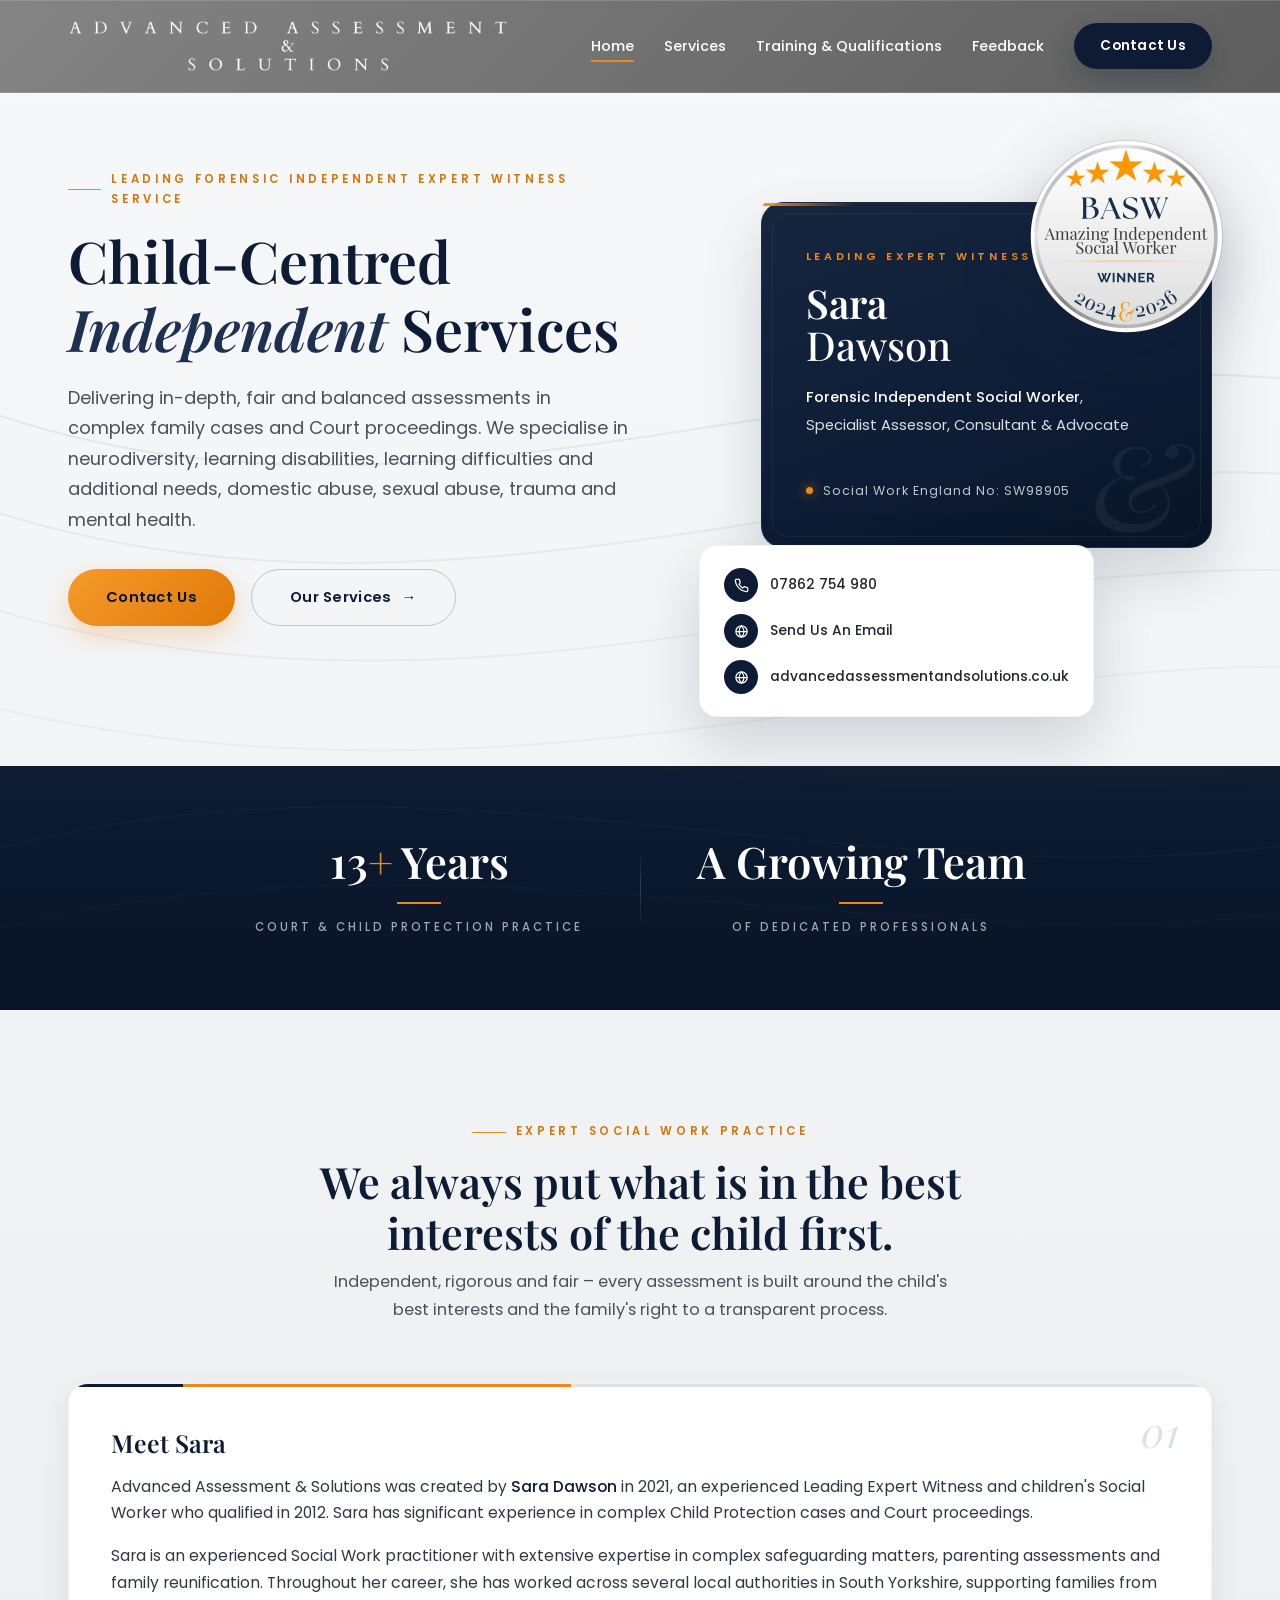
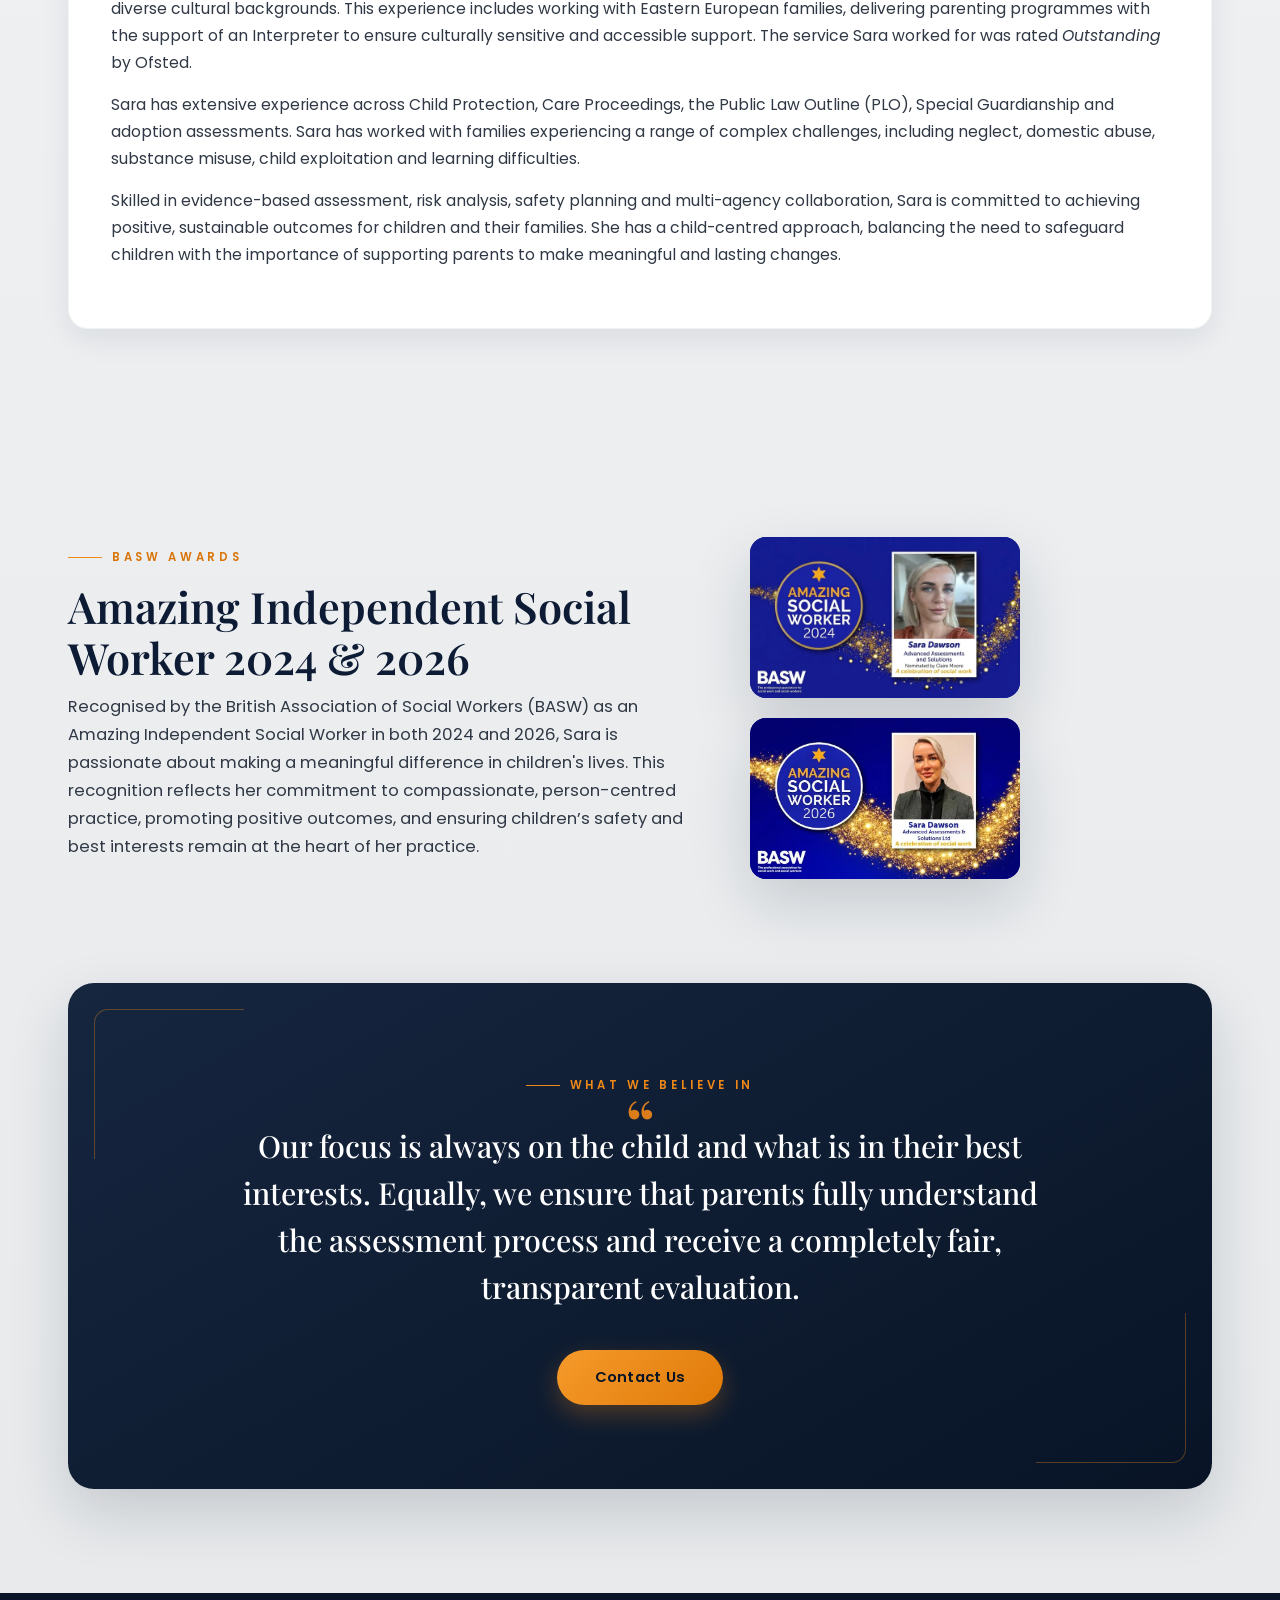
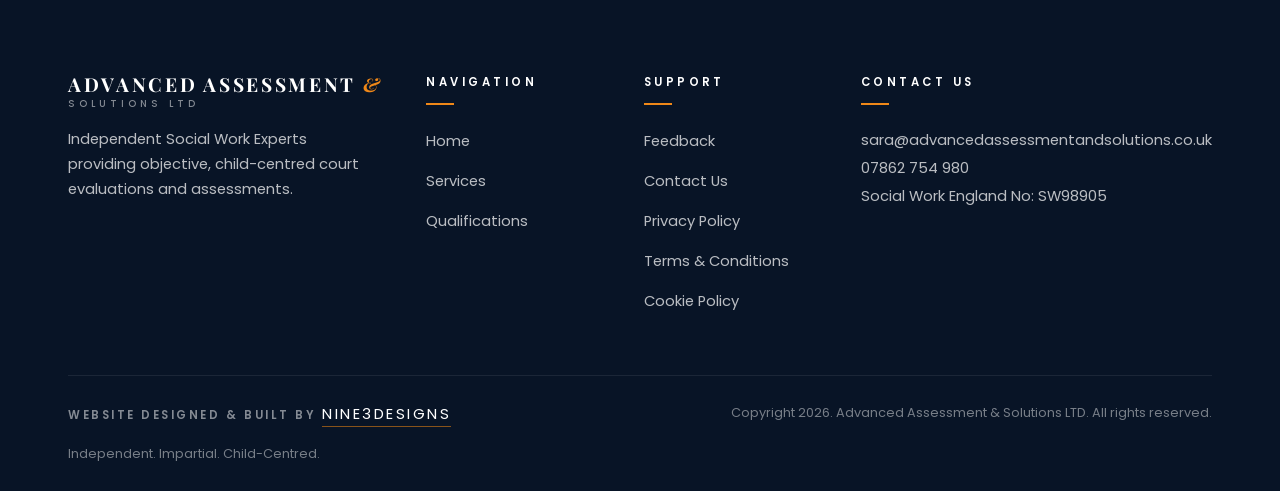
<file: index.html>
<!DOCTYPE html>
<html lang="en-GB">
<head>
<meta charset="UTF-8">
<meta name="viewport" content="width=device-width, initial-scale=1.0">
<title>Advanced Assessment &amp; Solutions LTD | Independent Social Work Experts</title>
<meta name="description" content="Independent expert witness practice delivering child-centred court assessments, safeguarding, risk and carer assessments across the UK.">
<link rel="icon" href="data:image/svg+xml,%3Csvg xmlns='http://www.w3.org/2000/svg' viewBox='0 0 64 64'%3E%3Ccircle cx='32' cy='32' r='30' fill='%230d1c34'/%3E%3Ctext x='32' y='42' font-family='Georgia' font-size='26' fill='%23f08818' text-anchor='middle'%3EA%3C/text%3E%3C/svg%3E">
<link rel="preconnect" href="https://fonts.googleapis.com">
<link rel="preconnect" href="https://fonts.gstatic.com" crossorigin>
<link href="https://fonts.googleapis.com/css2?family=Playfair+Display:ital,wght@0,500;0,600;0,700;1,500;1,600&family=Poppins:wght@300;400;500;600&display=swap" rel="stylesheet">
<link rel="stylesheet" href="assets/css/style.css">
</head>
<body>

<!-- ================= HEADER ================= -->
<header class="header" id="header">
  <div class="container nav-container">
    <a href="index.html" class="brand-logo" aria-label="Advanced Assessment &amp; Solutions Ltd – Home">
      <img src="assets/images/logo-nav.png" alt="Advanced Assessment & Solutions Ltd">
    </a>
    <ul class="nav-links" id="navLinks">
      <li><a href="index.html" class="active">Home</a></li>
      <li><a href="services.html">Services</a></li>
      <li><a href="training.html">Training &amp; Qualifications</a></li>
      <li><a href="feedback.html">Feedback</a></li>
      <li><a href="contact.html" class="btn btn-navy">Contact Us</a></li>
    </ul>
    <button class="nav-toggle" id="navToggle" aria-label="Toggle navigation" aria-expanded="false">
      <span></span><span></span><span></span>
    </button>
  </div>
</header>

<!-- ================= HERO ================= -->
<section class="hero">
  <svg class="hero-contours" viewBox="0 0 1440 320" preserveAspectRatio="none" aria-hidden="true">
    <g fill="none" stroke="#0d1c34" stroke-width="1">
      <path d="M0,120 C240,200 480,60 720,110 C960,160 1200,40 1440,90" opacity=".07"/>
      <path d="M0,170 C260,250 500,110 740,160 C980,210 1220,90 1440,140" opacity=".06"/>
      <path d="M0,220 C280,300 520,160 760,210 C1000,260 1240,140 1440,190" opacity=".05"/>
      <path d="M0,270 C300,340 540,210 780,260 C1020,300 1260,190 1440,240" opacity=".04"/>
    </g>
  </svg>
  <div class="container hero-grid">
    <div class="hero-copy">
      <span class="kicker">Leading Forensic Independent Expert Witness Service</span>
      <h1>Child-Centred <em>Independent</em> Services</h1>
      <p class="lead">Delivering in-depth, fair and balanced assessments in complex family cases and Court proceedings. We specialise in neurodiversity, learning disabilities, learning difficulties and additional needs, domestic abuse, sexual abuse, trauma and mental health.</p>
      <div class="hero-ctas">
        <a href="contact.html" class="btn btn-primary">Contact Us</a>
        <a href="services.html" class="btn btn-ghost">Our Services <span class="arrow">&rarr;</span></a>
      </div>
   
      
    </div>

    <div class="hero-visual">
      <div class="medallion">
        <img src="assets/images/basw-medallion.webp" width="200" height="200" alt="BASW Amazing Independent Social Worker Winner 2024 &amp; 2026">
      </div>

      <div class="cred-panel">
        <span class="cred-role">Leading Expert Witness</span>
        <div class="cred-name">Sara <span>Dawson</span></div>
        <span class="cred-mark" aria-hidden="true">&amp;</span>
        <div class="cred-lines">
          <b>Forensic Independent Social Worker</b>,<br>Specialist Assessor, Consultant &amp; Advocate
        </div>
        <div class="cred-divider"></div>
        <span class="cred-reg"><span class="dot"></span> Social Work England No: SW98905</span>
      </div>
<BR><BR><BR>
      <div class="contact-card">
        <a class="pill" href="tel:07862754980">
          <span class="icon"><svg viewBox="0 0 24 24" fill="none" stroke="currentColor" stroke-width="2"><path d="M22 16.9v3a2 2 0 0 1-2.2 2 19.8 19.8 0 0 1-8.6-3.1 19.5 19.5 0 0 1-6-6A19.8 19.8 0 0 1 2.1 4.2 2 2 0 0 1 4.1 2h3a2 2 0 0 1 2 1.7c.13.96.36 1.9.7 2.8a2 2 0 0 1-.45 2.1L8.1 9.9a16 16 0 0 0 6 6l1.3-1.3a2 2 0 0 1 2.1-.45c.9.34 1.84.57 2.8.7A2 2 0 0 1 22 16.9z"/></svg></span>
          07862 754 980
        </a>
        <a class="pill" href="https://advancedassessmentandsolutions.co.uk" target="_blank" rel="noopener">
                  <span class="icon"><svg viewBox="0 0 24 24" fill="none" stroke="currentColor" stroke-width="2"><circle cx="12" cy="12" r="9"/><path d="M3 12h18M12 3c2.5 2.6 4 5.6 4 9s-1.5 6.4-4 9c-2.5-2.6-4-5.6-4-9s1.5-6.4 4-9z"/></svg></span>
         Send Us An Email
        </a>
        <a class="pill" href="https://advancedassessmentandsolutions.co.uk" target="_blank" rel="noopener">
          <span class="icon"><svg viewBox="0 0 24 24" fill="none" stroke="currentColor" stroke-width="2"><circle cx="12" cy="12" r="9"/><path d="M3 12h18M12 3c2.5 2.6 4 5.6 4 9s-1.5 6.4-4 9c-2.5-2.6-4-5.6-4-9s1.5-6.4 4-9z"/></svg></span>
          advancedassessmentandsolutions.co.uk
        </a>
      </div>
    </div>
  </div>
</section>

<!-- ================= STATS ================= -->
<section class="stats-bar">
  <svg class="contours" viewBox="0 0 1440 320" preserveAspectRatio="none" aria-hidden="true">
    <g fill="none" stroke="#ffffff" stroke-width="1">
      <path d="M0,200 C300,120 600,260 900,180 C1140,120 1320,220 1440,180" opacity=".05"/>
      <path d="M0,250 C320,170 620,300 920,220 C1160,160 1330,260 1440,230" opacity=".04"/>
    </g>
  </svg>
  <div class="container stats-grid">
    <div class="stat-item reveal">
      <div class="stat-value"><span class="counter" data-count="13">0</span><span class="plus">+</span> Years</div>
      <div class="stat-rule"></div>
      <div class="stat-label">Court &amp; Child Protection Practice</div>
    </div>
    <div class="stat-item reveal" style="--d:.24s">
      <div class="stat-value">A Growing Team</div>
      <div class="stat-rule"></div>
      <div class="stat-label">Of Dedicated Professionals</div>
    </div>
  </div>
</section>

<!-- ================= EXPERTISE ================= -->
<section class="section">
  <div class="container">
    <div class="section-head reveal">
      <span class="kicker" style="justify-content:center">Expert Social Work Practice</span>
      <h2 class="h2">We always put what is in the best interests of the child first.</h2>
      <p class="sub">Independent, rigorous and fair – every assessment is built around the child's best interests and the family's right to a transparent process.</p>
    </div>
    <div class="expertise-grid">
      <article class="card reveal">
        <span class="card-num">01</span>
        <h3>Meet Sara</h3>
        <p>Advanced Assessment &amp; Solutions was created by <b>Sara Dawson</b> in 2021, an experienced Leading Expert Witness and children's Social Worker who qualified in 2012. Sara has significant experience in complex Child Protection cases and Court proceedings.</p>
        <p>Sara is an experienced Social Work practitioner with extensive expertise in complex safeguarding matters, parenting assessments and family reunification. Throughout her career, she has worked across several local authorities in South Yorkshire, supporting families from diverse cultural backgrounds. This experience includes working with Eastern European families, delivering parenting programmes with the support of an Interpreter to ensure culturally sensitive and accessible support. The service Sara worked for was rated <i>Outstanding</i> by Ofsted.</p>
        <p>Sara has extensive experience across Child Protection, Care Proceedings, the Public Law Outline (PLO), Special Guardianship and adoption assessments. Sara has worked with families experiencing a range of complex challenges, including neglect, domestic abuse, substance misuse, child exploitation and learning difficulties.</p>
        <p>Skilled in evidence-based assessment, risk analysis, safety planning and multi-agency collaboration, Sara is committed to achieving positive, sustainable outcomes for children and their families. She has a child-centred approach, balancing the need to safeguard children with the importance of supporting parents to make meaningful and lasting changes.</p>
      </article>
    </div>
  </div>
</section>

<!-- ================= BASW AWARDS ================= -->
<section class="section">
  <div class="container">
    <div class="awards-grid">
      <div class="reveal">
        <span class="kicker">BASW Awards</span>
        <h2 class="h2">Amazing Independent Social Worker 2024 &amp; 2026</h2>
        <p>Recognised by the British Association of Social Workers (BASW) as an Amazing Independent Social Worker in both 2024 and 2026, Sara is passionate about making a meaningful difference in children's lives. This recognition reflects her commitment to compassionate, person-centred practice, promoting positive outcomes, and ensuring children&rsquo;s safety and best interests remain at the heart of her practice.</p>
      </div>
      <div class="award-photos reveal" style="--d:.15s">
        <figure class="award-photo">
          <img src="assets/images/basw-2024.webp" loading="lazy" decoding="async" alt="Sara Dawson &ndash; BASW Amazing Independent Social Worker 2024">
        </figure>
        <figure class="award-photo">
          <img src="assets/images/basw-2026.webp" loading="lazy" decoding="async" alt="Sara Dawson &ndash; BASW Amazing Independent Social Worker 2026">
        </figure>
      </div>
    </div>
  </div>
</section>

<!-- ================= ETHOS ================= -->
<section class="ethos-wrap">
  <div class="container">
    <div class="ethos reveal">
      <svg class="contours" viewBox="0 0 1440 320" preserveAspectRatio="none" aria-hidden="true">
        <g fill="none" stroke="#ffffff" stroke-width="1">
          <path d="M0,220 C280,140 560,280 840,200 C1080,140 1280,240 1440,200" opacity=".06"/>
          <path d="M0,270 C300,190 580,320 860,240 C1100,180 1300,280 1440,250" opacity=".05"/>
        </g>
      </svg>
      <span class="kicker">What We Believe In</span>
      <blockquote>Our focus is always on the child and what is in their best interests. Equally, we ensure that parents fully understand the assessment process and receive a completely fair, transparent evaluation.</blockquote>
      <a href="contact.html" class="btn btn-primary">Contact Us</a>
    </div>
  </div>
</section>

<!-- ================= FOOTER ================= -->
<div class="next-page"><a class="btn btn-navy" href="services.html">Next: Services &rarr;</a></div>

<footer class="footer">
  <div class="container">
    <div class="footer-grid">
      <div class="footer-brand">
        <a href="index.html" class="brand-logo">
          <span class="title">ADVANCED ASSESSMENT <span class="amp">&amp;</span></span>
          <span class="subtitle" style="color:rgba(255,255,255,.5)">Solutions Ltd</span>
        </a>
        <p>Independent Social Work Experts providing objective, child-centred court evaluations and assessments.</p>
      </div>
      <div>
        <h5>Navigation</h5>
        <ul>
          <li><a href="index.html">Home</a></li>
          <li><a href="services.html">Services</a></li>
          <li><a href="training.html">Qualifications</a></li>
            </ul>
      </div>
      <div>
        <h5>Support</h5>
        <ul>
          <li><a href="feedback.html">Feedback</a></li>
          <li><a href="contact.html">Contact Us</a></li>
          <li><a href="privacy-policy.html">Privacy Policy</a></li>
          <li><a href="terms.html">Terms &amp; Conditions</a></li>
          <li><a href="cookie-policy.html">Cookie Policy</a></li>
        </ul>
      </div>
      <div class="footer-contact">
        <h5>Contact Us</h5>
        <p>
          <a href="mailto:sara@advancedassessmentandsolutions.co.uk">sara@advancedassessmentandsolutions.co.uk</a><br>
          <a href="tel:07862754980">07862 754 980</a><br>
          Social Work England No: SW98905
        </p>
      </div>
    </div>
    <div class="footer-bottom">
      <p class="n3-credit">Website designed &amp; built by <a href="https://nine3designs.co.uk">Nine3Designs</a></p>
      <span>Copyright 2026. Advanced Assessment &amp; Solutions LTD. All rights reserved.</span>
      <span>Independent. Impartial. Child-Centred.</span>
    </div>
  </div>
</footer>

<script src="assets/js/main.js" defer></script>
</body>
</html>
</file>
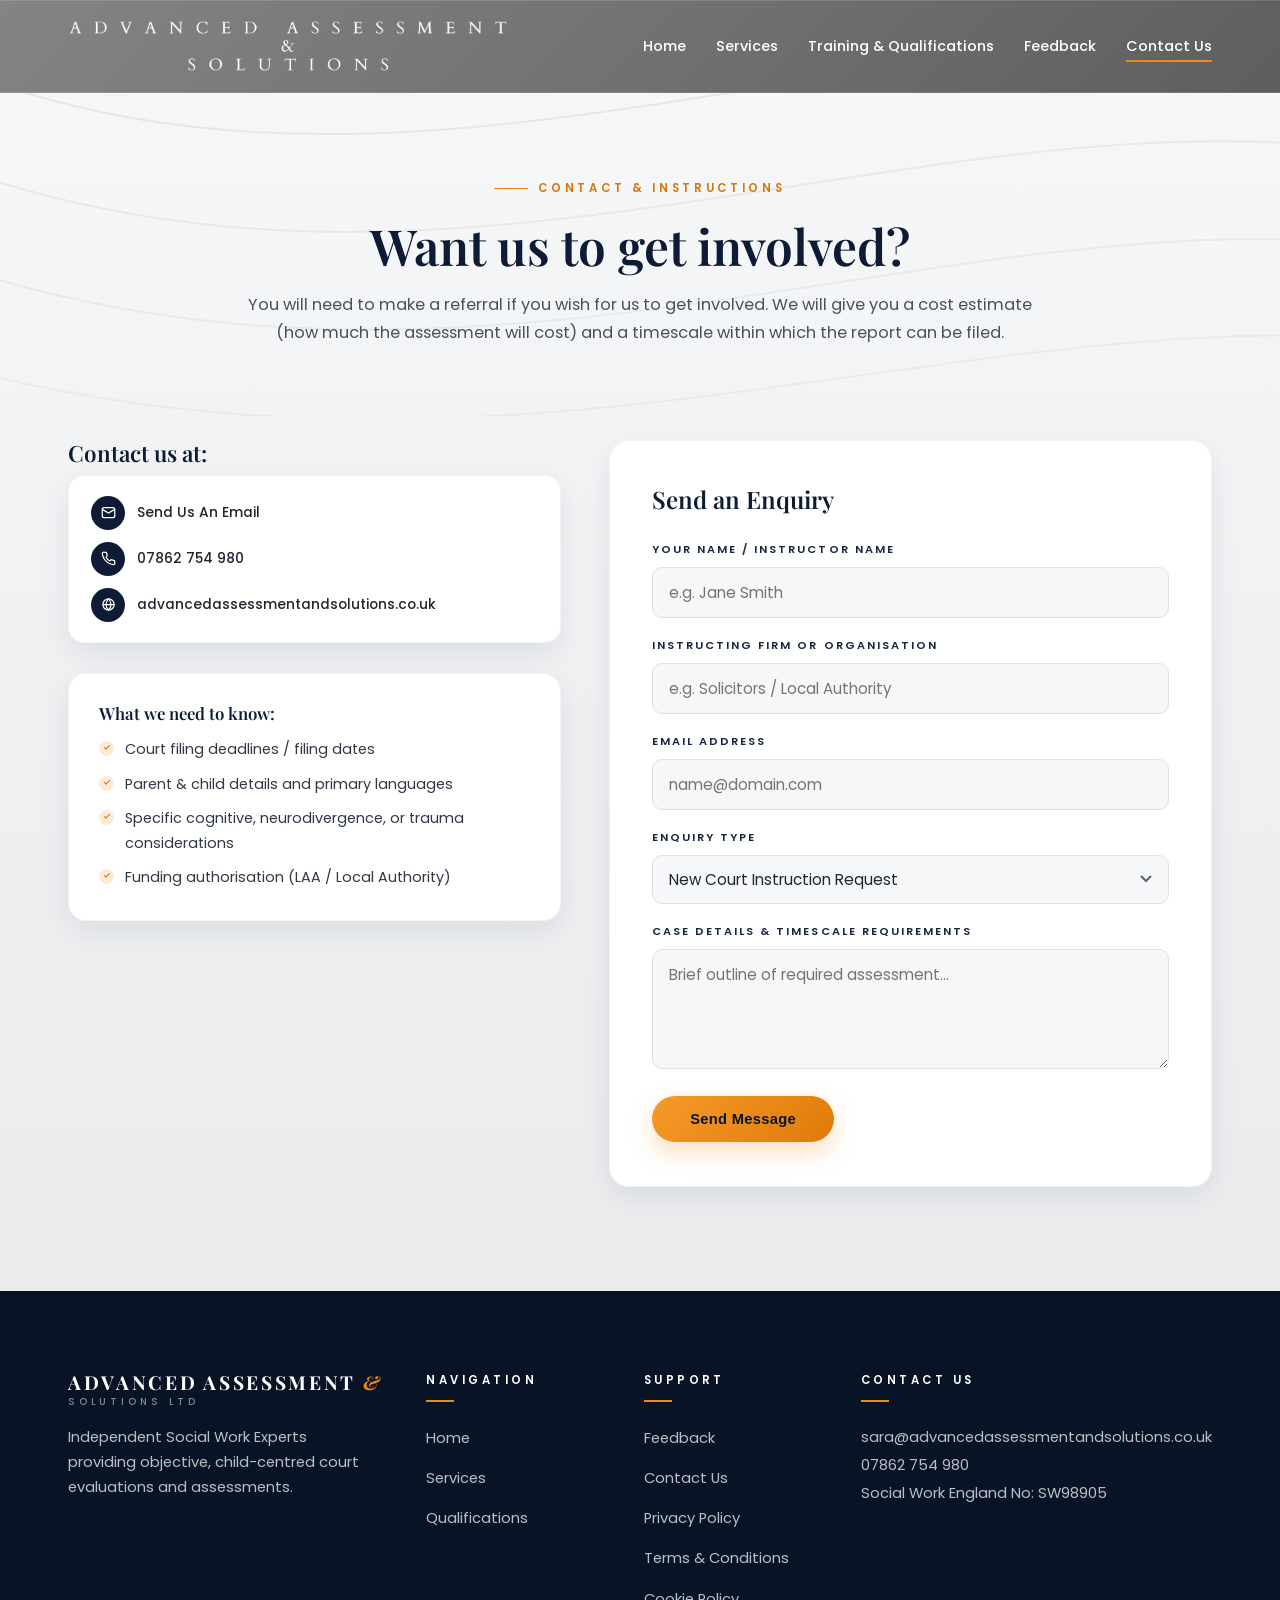
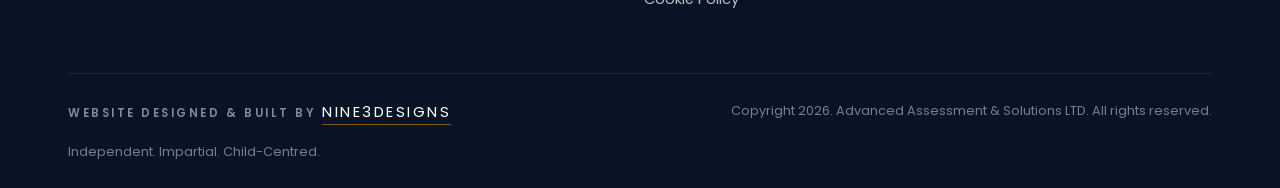
<file: contact.html>
<!DOCTYPE html>
<html lang="en-GB">
<head>
<meta charset="UTF-8">
<meta name="viewport" content="width=device-width, initial-scale=1.0">
<title>Contact | Advanced Assessment &amp; Solutions LTD</title>
<meta name="description" content="Instruct Sara Dawson: request CVs, check availability, or submit new assessment instructions.">
<link rel="icon" href="data:image/svg+xml,%3Csvg xmlns='http://www.w3.org/2000/svg' viewBox='0 0 64 64'%3E%3Ccircle cx='32' cy='32' r='30' fill='%230d1c34'/%3E%3Ctext x='32' y='42' font-family='Georgia' font-size='26' fill='%23f08818' text-anchor='middle'%3EA%3C/text%3E%3C/svg%3E">
<link rel="preconnect" href="https://fonts.googleapis.com">
<link rel="preconnect" href="https://fonts.gstatic.com" crossorigin>
<link href="https://fonts.googleapis.com/css2?family=Playfair+Display:ital,wght@0,500;0,600;0,700;1,500;1,600&family=Poppins:wght@300;400;500;600&display=swap" rel="stylesheet">
<link rel="stylesheet" href="assets/css/style.css">
</head>
<body>
<header class="header" id="header">
  <div class="container nav-container">
    <a href="index.html" class="brand-logo" aria-label="Advanced Assessment &amp; Solutions Ltd – Home">
      <img src="assets/images/logo-nav.png" alt="Advanced Assessment & Solutions Ltd">
    </a>
    <ul class="nav-links" id="navLinks">
      <li><a href="index.html">Home</a></li>
      <li><a href="services.html">Services</a></li>
      <li><a href="training.html">Training &amp; Qualifications</a></li>
      <li><a href="feedback.html">Feedback</a></li>
      <li><a href="contact.html" class="active" class="btn btn-navy">Contact Us</a></li>
    </ul>
    <button class="nav-toggle" id="navToggle" aria-label="Toggle navigation" aria-expanded="false">
      <span></span><span></span><span></span>
    </button>
  </div>
</header>
<div class="page-hero">
  <svg class="hero-contours" viewBox="0 0 1440 320" preserveAspectRatio="none" aria-hidden="true">
    <g fill="none" stroke="#0d1c34" stroke-width="1">
      <path d="M0,120 C240,200 480,60 720,110 C960,160 1200,40 1440,90" opacity=".07"/>
      <path d="M0,170 C260,250 500,110 740,160 C980,210 1220,90 1440,140" opacity=".06"/>
      <path d="M0,220 C280,300 520,160 760,210 C1000,260 1240,140 1440,190" opacity=".05"/>
      <path d="M0,270 C300,340 540,210 780,260 C1020,300 1260,190 1440,240" opacity=".04"/>
    </g>
  </svg>
  <div class="container">
    <span class="kicker">Contact &amp; Instructions</span>
    <h1>Want us to get involved?</h1>
    <p class="sub">You will need to make a referral if you wish for us to get involved.
    We will give you a cost estimate (how much the assessment will cost) and a timescale within which the
    report can be filed.</p>
  </div>
</div>

<section class="section" style="padding-top:24px">
  <div class="container contact-grid">
    <div class="reveal">
      <h2 style="font-size:1.4rem;margin-bottom:8px">Contact us at:</h2>
      <div class="contact-pills">
        <a class="pill" href="mailto:sara@advancedassessmentandsolutions.co.uk">
          <span class="icon"><svg viewBox="0 0 24 24" fill="none" stroke="currentColor" stroke-width="2"><rect x="2" y="4" width="20" height="16" rx="3"/><path d="M2 7l10 6 10-6"/></svg></span>
          Send Us An Email
        </a>
        <a class="pill" href="tel:07862754980">
          <span class="icon"><svg viewBox="0 0 24 24" fill="none" stroke="currentColor" stroke-width="2"><path d="M22 16.9v3a2 2 0 0 1-2.2 2 19.8 19.8 0 0 1-8.6-3.1 19.5 19.5 0 0 1-6-6A19.8 19.8 0 0 1 2.1 4.2 2 2 0 0 1 4.1 2h3a2 2 0 0 1 2 1.7c.13.96.36 1.9.7 2.8a2 2 0 0 1-.45 2.1L8.1 9.9a16 16 0 0 0 6 6l1.3-1.3a2 2 0 0 1 2.1-.45c.9.34 1.84.57 2.8.7A2 2 0 0 1 22 16.9z"/></svg></span>
          07862 754 980
        </a>
        <a class="pill" href="https://advancedassessmentandsolutions.co.uk" target="_blank" rel="noopener">
          <span class="icon"><svg viewBox="0 0 24 24" fill="none" stroke="currentColor" stroke-width="2"><circle cx="12" cy="12" r="9"/><path d="M3 12h18M12 3c2.5 2.6 4 5.6 4 9s-1.5 6.4-4 9c-2.5-2.6-4-5.6-4-9s1.5-6.4 4-9z"/></svg></span>
          advancedassessmentandsolutions.co.uk
        </a>
      </div>
      <div class="info-card">
        <h4>What we need to know:</h4>
        <ul class="tick-list" align="left" style="margin-top:6px">
          <li>Court filing deadlines / filing dates</li>
          <li>Parent &amp; child details and primary languages</li>
          <li>Specific cognitive, neurodivergence, or trauma considerations</li>
          <li>Funding authorisation (LAA / Local Authority)</li>
        </ul>
      </div>
    </div>
    <div class="form-card reveal" style="--d:.14s">
      <h3>Send an Enquiry</h3>
      <form action="mailto:sara@advancedassessmentandsolutions.co.uk" method="post" enctype="text/plain">
        <div class="form-group">
          <label for="ct-name">Your Name / Instructor Name</label>
          <input class="form-control" id="ct-name" type="text" placeholder="e.g. Jane Smith" required>
        </div>
        <div class="form-group">
          <label for="ct-firm">Instructing Firm or Organisation</label>
          <input class="form-control" id="ct-firm" type="text" placeholder="e.g. Solicitors / Local Authority" required>
        </div>
        <div class="form-group">
          <label for="ct-email">Email Address</label>
          <input class="form-control" id="ct-email" type="email" placeholder="name@domain.com" required>
        </div>
        <div class="form-group">
          <label for="ct-type">Enquiry Type</label>
          <select class="form-control" id="ct-type">
            <option>New Court Instruction Request</option>
            <option>CV &amp; Availability Enquiry</option>
            <option>General Information</option>
          </select>
        </div>
        <div class="form-group">
          <label for="ct-msg">Case Details &amp; Timescale Requirements</label>
          <textarea class="form-control" id="ct-msg" placeholder="Brief outline of required assessment&hellip;" required></textarea>
        </div>
        <button type="submit" class="btn btn-primary">Send Message</button>
      </form>
    </div>
  </div>
</section>

<div class="next-page"><a class="btn btn-navy" href="index.html">Next: Home &rarr;</a></div>

<footer class="footer">
  <div class="container">
    <div class="footer-grid">
      <div class="footer-brand">
        <a href="index.html" class="brand-logo">
          <span class="title">ADVANCED ASSESSMENT <span class="amp">&amp;</span></span>
          <span class="subtitle" style="color:rgba(255,255,255,.5)">Solutions Ltd</span>
        </a>
        <p>Independent Social Work Experts providing objective, child-centred court evaluations and assessments.</p>
      </div>
      <div>
        <h5>Navigation</h5>
        <ul>
          <li><a href="index.html">Home</a></li>
          <li><a href="services.html">Services</a></li>
          <li><a href="training.html">Qualifications</a></li>
            </ul>
      </div>
      <div>
        <h5>Support</h5>
        <ul>
          <li><a href="feedback.html">Feedback</a></li>
          <li><a href="contact.html">Contact Us</a></li>
          <li><a href="privacy-policy.html">Privacy Policy</a></li>
          <li><a href="terms.html">Terms &amp; Conditions</a></li>
          <li><a href="cookie-policy.html">Cookie Policy</a></li>
        </ul>
      </div>
      <div class="footer-contact">
        <h5>Contact Us</h5>
        <p>
          <a href="mailto:sara@advancedassessmentandsolutions.co.uk">sara@advancedassessmentandsolutions.co.uk</a><br>
          <a href="tel:07862754980">07862 754 980</a><br>
          Social Work England No: SW98905
        </p>
      </div>
    </div>
    <div class="footer-bottom">
      <p class="n3-credit">Website designed &amp; built by <a href="https://nine3designs.co.uk">Nine3Designs</a></p>
      <span>Copyright 2026. Advanced Assessment &amp; Solutions LTD. All rights reserved.</span>
      <span>Independent. Impartial. Child-Centred.</span>
    </div>
  </div>
</footer>

<script src="assets/js/main.js" defer></script>
</body>
</html>
</file>
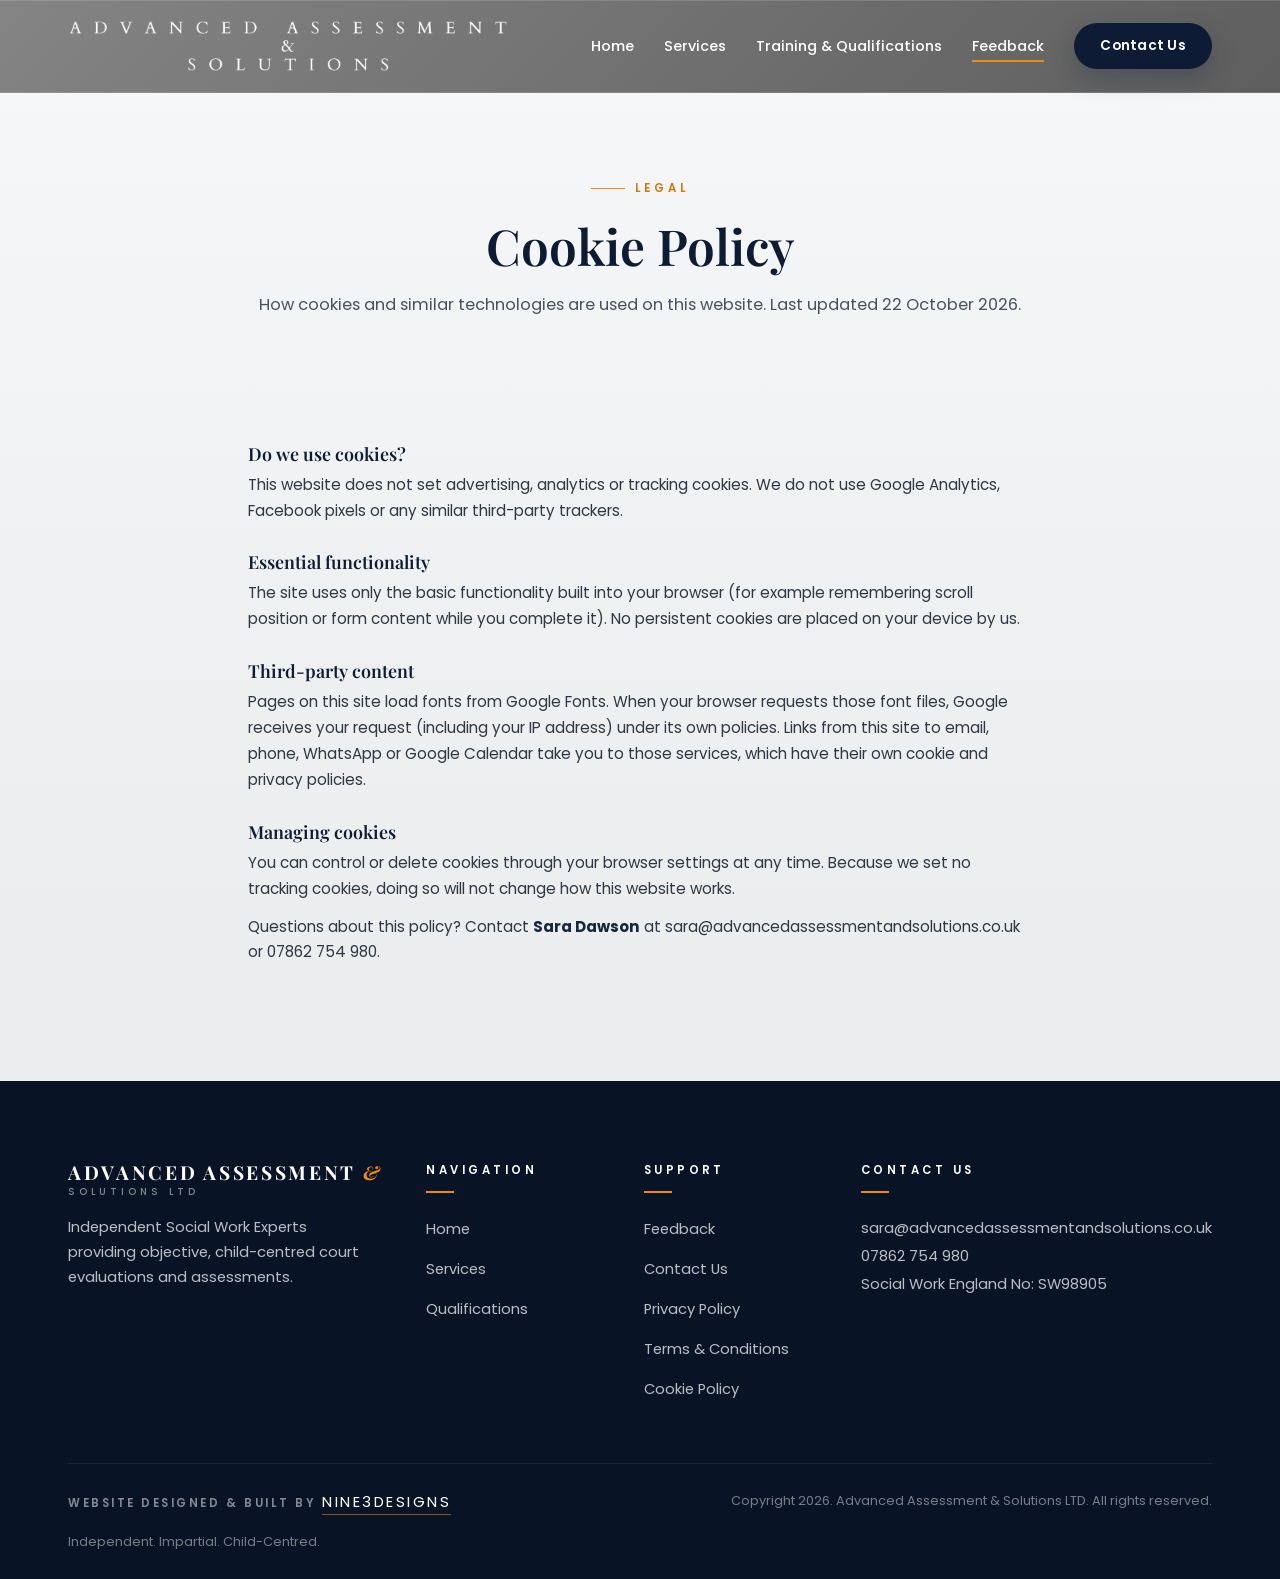
<file: cookie-policy.html>
<!DOCTYPE html>
<html lang="en-GB">
<head>
<meta charset="UTF-8">
<meta name="viewport" content="width=device-width, initial-scale=1.0">
<title>Cookie Policy | Advanced Assessment &amp; Solutions</title>
<meta name="description" content="Cookie and tracking information for the Advanced Assessment &amp; Solutions website.">
<link rel="icon" href="data:image/svg+xml,%3Csvg xmlns='http://www.w3.org/2000/svg' viewBox='0 0 64 64'%3E%3Ccircle cx='32' cy='32' r='30' fill='%230d1c34'/%3E%3Ctext x='32' y='42' font-family='Georgia' font-size='26' fill='%23f08818' text-anchor='middle'%3EA%3C/text%3E%3C/svg%3E">
<link rel="preconnect" href="https://fonts.googleapis.com">
<link rel="preconnect" href="https://fonts.gstatic.com" crossorigin>
<link href="https://fonts.googleapis.com/css2?family=Playfair+Display:ital,wght@0,500;0,600;0,700;1,500;1,600&family=Poppins:wght@300;400;500;600&display=swap" rel="stylesheet">
<link rel="stylesheet" href="assets/css/style.css">
</head>
<body>
<header class="header" id="header">
  <div class="container nav-container">
    <a href="index.html" class="brand-logo" aria-label="Advanced Assessment &amp; Solutions Ltd – Home">
      <img src="assets/images/logo-nav.png" alt="Advanced Assessment & Solutions Ltd">
    </a>
    <ul class="nav-links" id="navLinks">
      <li><a href="index.html">Home</a></li>
      <li><a href="services.html">Services</a></li>
      <li><a href="training.html">Training &amp; Qualifications</a></li>
      <li><a href="feedback.html" class="active">Feedback</a></li>
      <li><a href="contact.html" class="btn btn-navy">Contact Us</a></li>
    </ul>
    <button class="nav-toggle" id="navToggle" aria-label="Toggle navigation" aria-expanded="false">
      <span></span><span></span><span></span>
    </button>
  </div>
</header>

    <div class="page-hero">
      <div class="container" style="text-align:center">
        <span class="kicker" style="justify-content:center">Legal</span>
        <h1>Cookie Policy</h1>
        <p class="sub">How cookies and similar technologies are used on this website. Last updated 22 October 2026.</p>
      </div>
    </div>

    <section class="section" style="padding-top:26px">
      <div class="container" style="max-width:840px">
        <div class="legal">
    
          <h3>Do we use cookies?</h3>
          <p>This website does not set advertising, analytics or tracking cookies. We do not use Google Analytics, Facebook pixels or any similar third-party trackers.</p>
          <h3>Essential functionality</h3>
          <p>The site uses only the basic functionality built into your browser (for example remembering scroll position or form content while you complete it). No persistent cookies are placed on your device by us.</p>
          <h3>Third-party content</h3>
          <p>Pages on this site load fonts from Google Fonts. When your browser requests those font files, Google receives your request (including your IP address) under its own policies. Links from this site to email, phone, WhatsApp or Google Calendar take you to those services, which have their own cookie and privacy policies.</p>
          <h3>Managing cookies</h3>
          <p>You can control or delete cookies through your browser settings at any time. Because we set no tracking cookies, doing so will not change how this website works.</p>
    <p>Questions about this policy? Contact <strong>Sara Dawson</strong> at <a href="mailto:sara@advancedassessmentandsolutions.co.uk">sara@advancedassessmentandsolutions.co.uk</a> or <a href="tel:07862754980">07862 754 980</a>.</p>
        </div>
      </div>
    </section>
    
<footer class="footer">
  <div class="container">
    <div class="footer-grid">
      <div class="footer-brand">
        <a href="index.html" class="brand-logo">
          <span class="title">ADVANCED ASSESSMENT <span class="amp">&amp;</span></span>
          <span class="subtitle" style="color:rgba(255,255,255,.5)">Solutions Ltd</span>
        </a>
        <p>Independent Social Work Experts providing objective, child-centred court evaluations and assessments.</p>
      </div>
      <div>
        <h5>Navigation</h5>
        <ul>
          <li><a href="index.html">Home</a></li>
          <li><a href="services.html">Services</a></li>
          <li><a href="training.html">Qualifications</a></li>
            </ul>
      </div>
      <div>
        <h5>Support</h5>
        <ul>
          <li><a href="feedback.html">Feedback</a></li>
          <li><a href="contact.html">Contact Us</a></li>
          <li><a href="privacy-policy.html">Privacy Policy</a></li>
          <li><a href="terms.html">Terms &amp; Conditions</a></li>
          <li><a href="cookie-policy.html">Cookie Policy</a></li>
        </ul>
      </div>
      <div class="footer-contact">
        <h5>Contact Us</h5>
        <p>
          <a href="mailto:sara@advancedassessmentandsolutions.co.uk">sara@advancedassessmentandsolutions.co.uk</a><br>
          <a href="tel:07862754980">07862 754 980</a><br>
          Social Work England No: SW98905
        </p>
      </div>
    </div>
    <div class="footer-bottom">
      <p class="n3-credit">Website designed &amp; built by <a href="https://nine3designs.co.uk">Nine3Designs</a></p>
      <span>Copyright 2026. Advanced Assessment &amp; Solutions LTD. All rights reserved.</span>
      <span>Independent. Impartial. Child-Centred.</span>
    </div>
  </div>
</footer>

<script src="assets/js/main.js" defer></script>
</body>
</html>
</file>
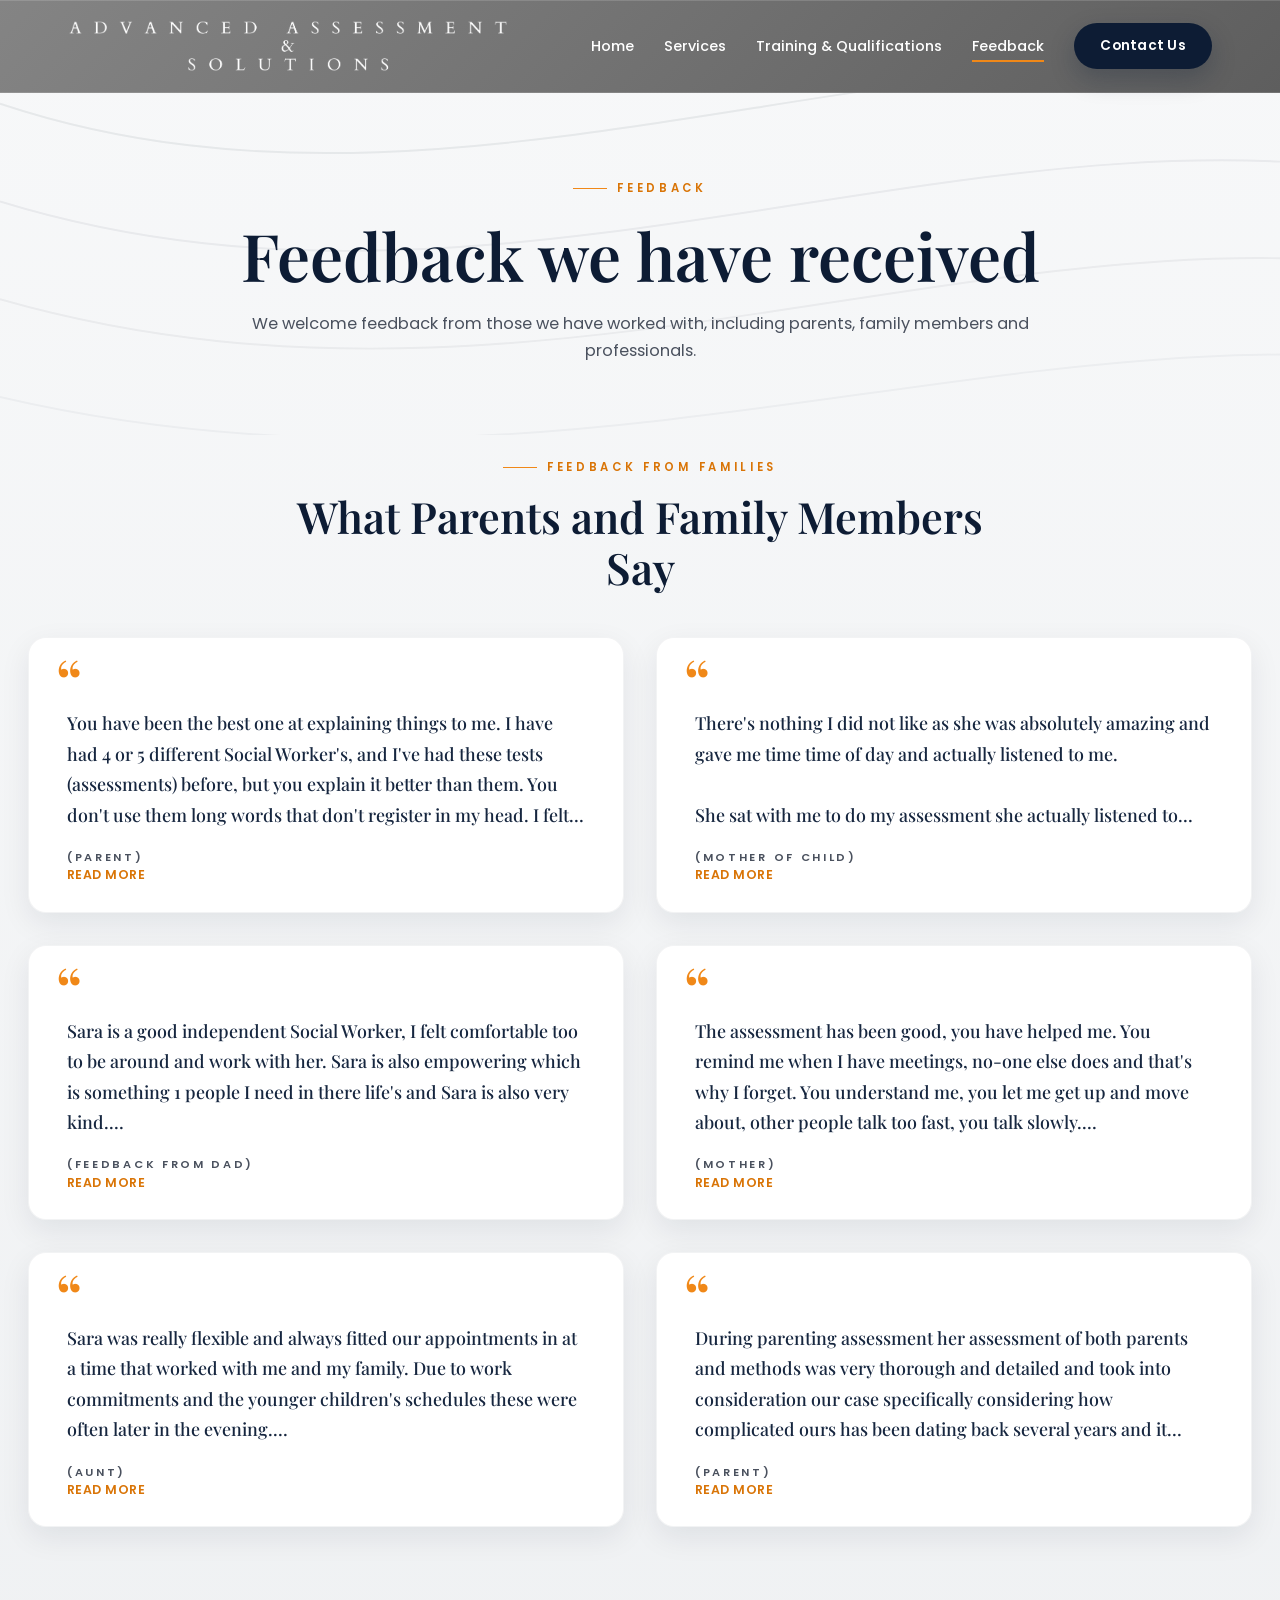
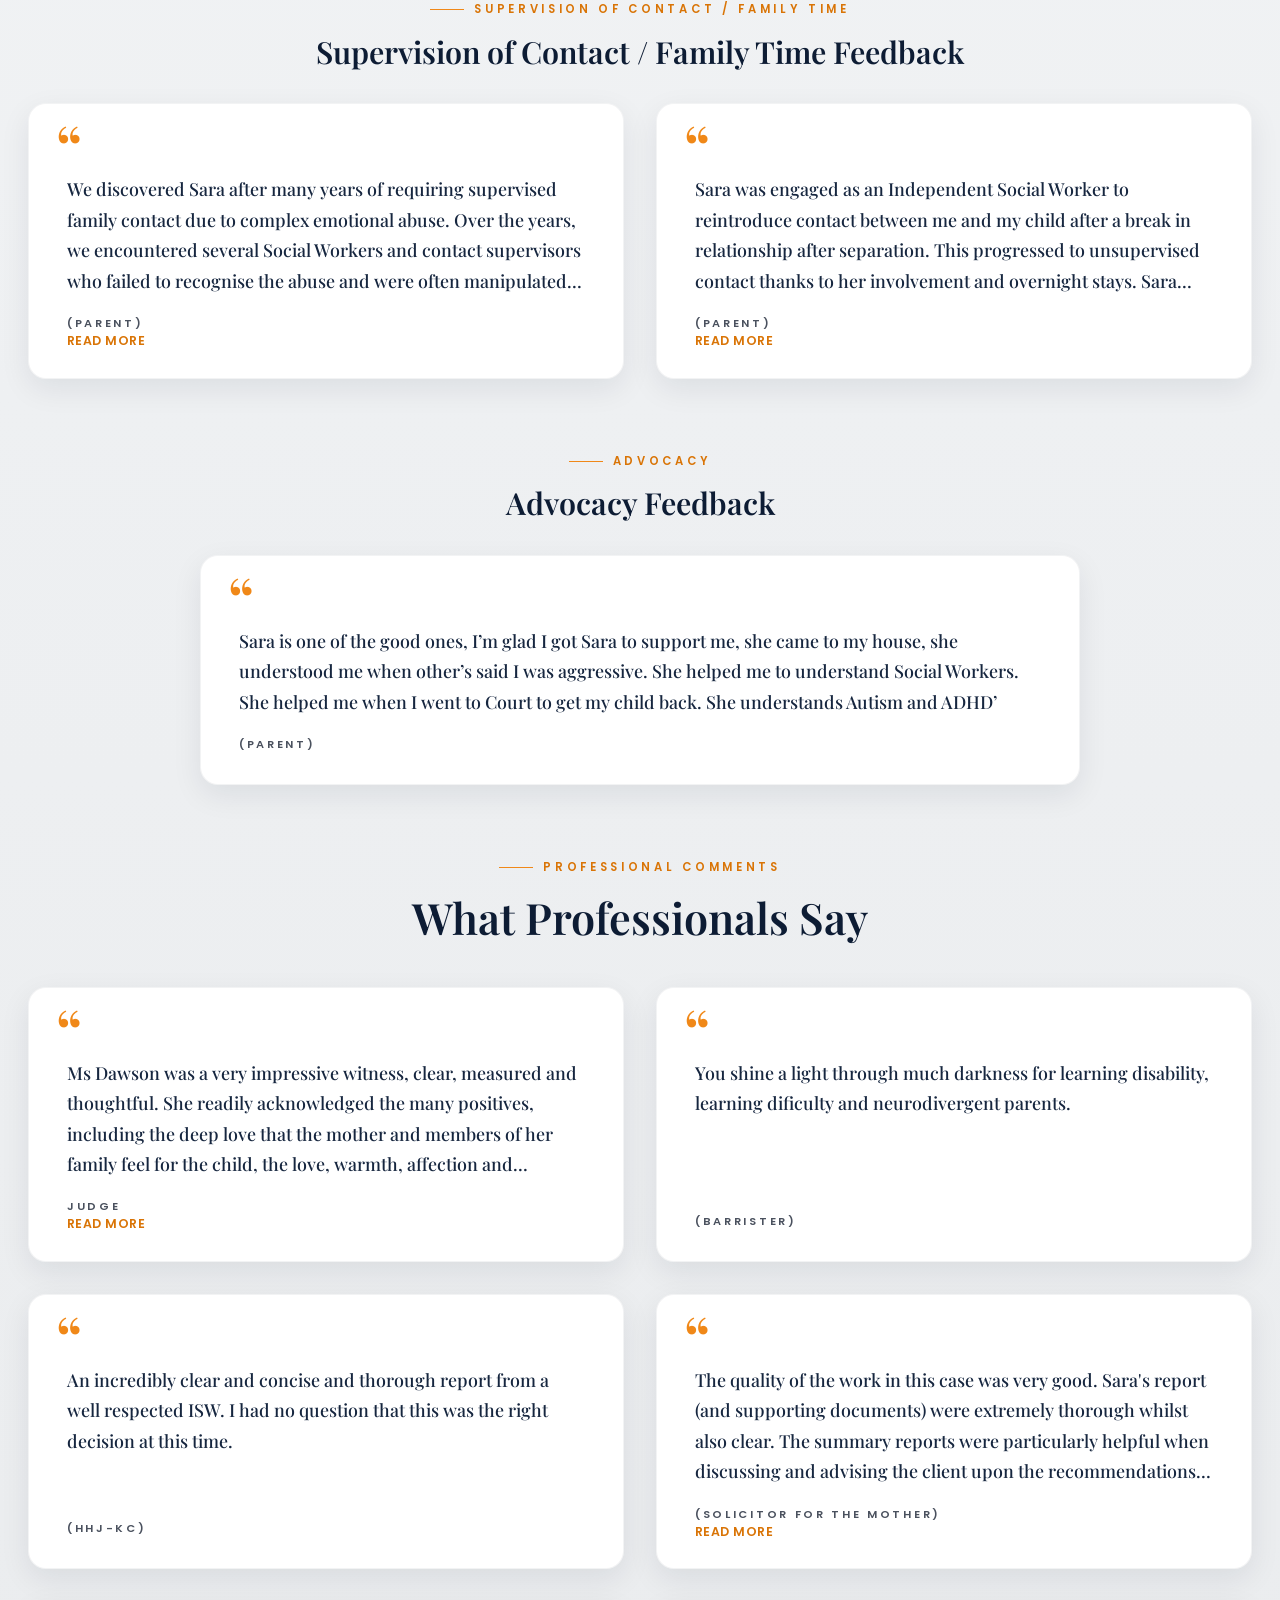
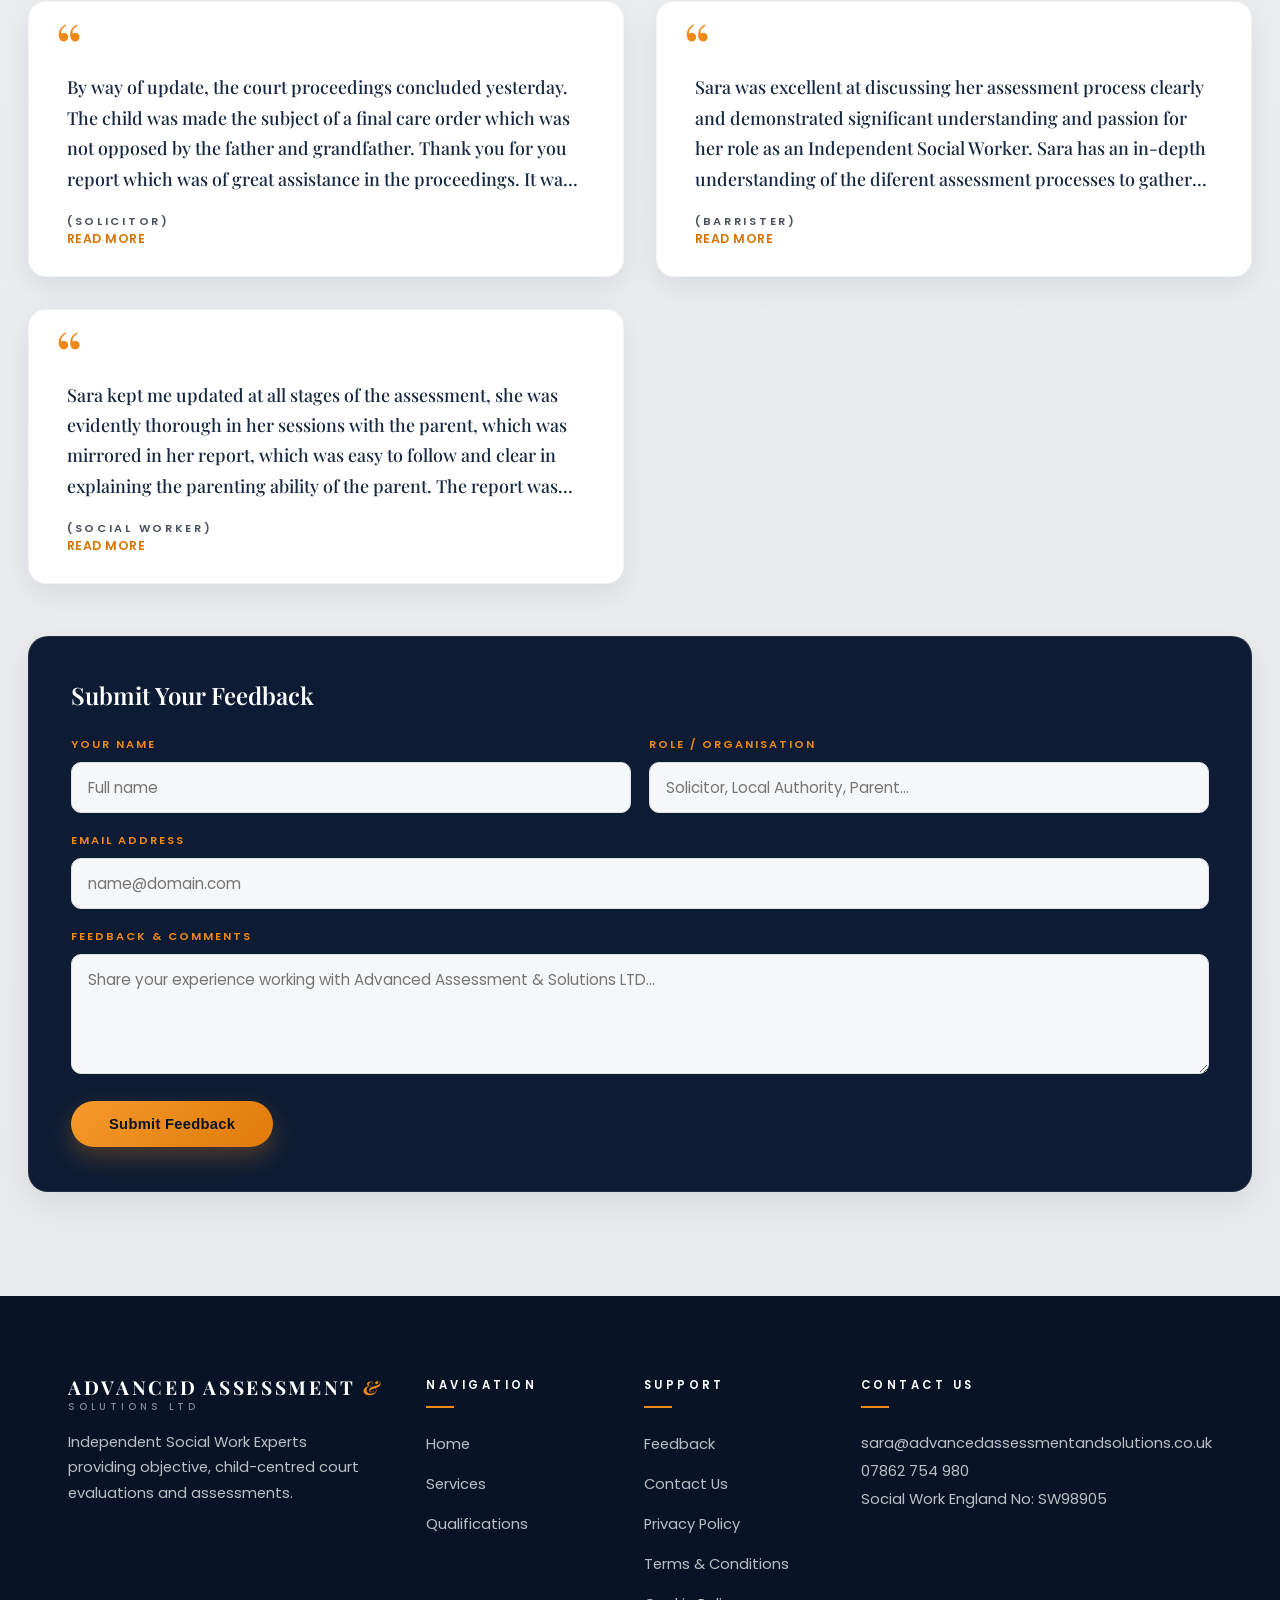
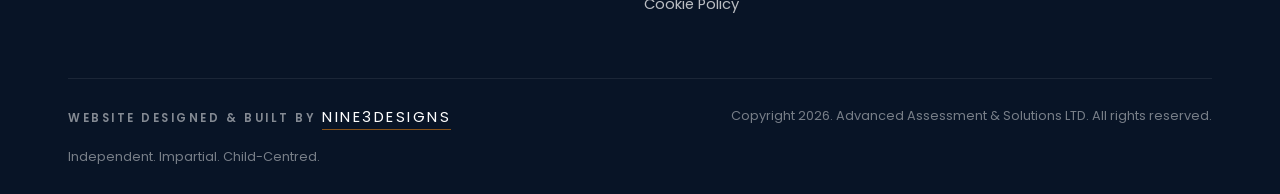
<file: feedback.html>
<!DOCTYPE html>
<html lang="en-GB">
<head>
<meta charset="UTF-8">
<meta name="viewport" content="width=device-width, initial-scale=1.0">
<title>Feedback | Advanced Assessment &amp; Solutions LTD</title>
<meta name="description" content="Feedback we have received from parents, family members and professionals on our assessments, contact supervision and advocacy.">
<link rel="icon" href="data:image/svg+xml,%3Csvg xmlns='http://www.w3.org/2000/svg' viewBox='0 0 64 64'%3E%3Ccircle cx='32' cy='32' r='30' fill='%230d1c34'/%3E%3Ctext x='32' y='42' font-family='Georgia' font-size='26' fill='%23f08818' text-anchor='middle'%3EA%3C/text%3E%3C/svg%3E">
<link rel="preconnect" href="https://fonts.googleapis.com">
<link rel="preconnect" href="https://fonts.gstatic.com" crossorigin>
<link href="https://fonts.googleapis.com/css2?family=Playfair+Display:ital,wght@0,500;0,600;0,700;1,500;1,600&family=Poppins:wght@300;400;500;600&display=swap" rel="stylesheet">
<link rel="stylesheet" href="assets/css/style.css">
</head>
<body>
<header class="header" id="header">
  <div class="container nav-container">
    <a href="index.html" class="brand-logo" aria-label="Advanced Assessment &amp; Solutions Ltd – Home">
      <img src="assets/images/logo-nav.png" alt="Advanced Assessment & Solutions Ltd">
    </a>
    <ul class="nav-links" id="navLinks">
      <li><a href="index.html">Home</a></li>
      <li><a href="services.html">Services</a></li>
      <li><a href="training.html">Training &amp; Qualifications</a></li>
      <li><a href="feedback.html" class="active">Feedback</a></li>
      <li><a href="contact.html" class="btn btn-navy">Contact Us</a></li>
    </ul>
    <button class="nav-toggle" id="navToggle" aria-label="Toggle navigation" aria-expanded="false">
      <span></span><span></span><span></span>
    </button>
  </div>
</header>
<div class="page-hero">
  <svg class="hero-contours" viewBox="0 0 1440 320" preserveAspectRatio="none" aria-hidden="true">
    <g fill="none" stroke="#0d1c34" stroke-width="1">
      <path d="M0,120 C240,200 480,60 720,110 C960,160 1200,40 1440,90" opacity=".07"/>
      <path d="M0,170 C260,250 500,110 740,160 C980,210 1220,90 1440,140" opacity=".06"/>
      <path d="M0,220 C280,300 520,160 760,210 C1000,260 1240,140 1440,190" opacity=".05"/>
      <path d="M0,270 C300,340 540,210 780,260 C1020,300 1260,190 1440,240" opacity=".04"/>
    </g>
  </svg>
  <div class="container" style="text-align:center">
    <span class="kicker">Feedback</span>
    <h1 style="font-size:clamp(2.6rem,5.6vw,4.1rem)">Feedback we have received</h1>
    <p class="sub" style="margin:10px auto 0">We welcome feedback from those we have worked with, including parents, family members and professionals.</p>
  </div>
</div>

<section class="section fb-page" style="padding-top:14px">
  <div class="container" style="max-width:1340px">
    <div class="section-head" style="margin-bottom:44px">
      <span class="kicker" style="justify-content:center">Feedback from Families</span>
      <h2 class="h2">What Parents and Family Members Say</h2>
    </div>
    <div class="svc-grid quote-rail">
      <figure class="quote-card reveal">
        <p>You have been the best one at explaining things to me. I have had 4 or 5 different Social Worker's, and I've had these tests (assessments) before, but you explain it better than them. You don't use them long words that don't register in my head. I felt listened to and not rushed at all and I did not feel talked down to.</p>
        <figcaption class="who">(Parent)</figcaption>
      </figure>
      <figure class="quote-card reveal" style="--d:.12s">
        <p>There's nothing I did not like as she was absolutely amazing and gave me time time of day and actually listened to me.<br><br>She sat with me to do my assessment she actually listened to what I had to say, she did not judge me at all for things that has happened and that was in my past, she judged me for the person I became and the changes I made, when was having difficult conversations about trauma she's did not rush me and made sure I was ok after the session...<br><br>Nothing she could change just keep doing what she is doing and there be a-lot of happy family's out there that will appreciate how amazing she does her job.</p>
        <figcaption class="who">(Mother of child)</figcaption>
      </figure>
      <figure class="quote-card reveal" style="--d:.12s">
        <p>Sara is a good independent Social Worker, I felt comfortable too to be around and work with her. Sara is also empowering which is something 1 people I need in there life's and Sara is also very kind.<br><br> Sara see 's positives and negatives she will tell you and it is really helpful when going through assessments.</p>
        <figcaption class="who">(Feedback from Dad)</figcaption>
      </figure>
      <figure class="quote-card reveal" style="--d:.12s">
        <p>The assessment has been good, you have helped me. You remind me when I have meetings, no-one else does and that's why I forget. You understand me, you let me get up and move about, other people talk too fast, you talk slowly. <br><br>The pictures helped me to understand what we are talking about. I liked the fidget toys, they help me feel busy when I am talking.</p>
        <figcaption class="who">(Mother)</figcaption>
      </figure>
      <figure class="quote-card reveal" style="--d:.12s">
        <p>Sara was really flexible and always fitted our appointments in at a time that worked with me and my family. Due to work commitments and the younger children's schedules these were often later in the evening.<br><br> We never felt rushed in these appointments, in fact if anything we were rushing Sara. Sara was friendly and my young children felt at ease with her and looked forward to her visits. The report Sara produced was thorough and fair, at times I was frustrated by the level of detail regarding our private lives that was required but Sara was always patient and understanding. <br><br>Our previous experiences with Social Services have not been positive and we had lost a lot of confidence in the process, but Sara did everything she said she would and once we got to know her we felt we regained a level of trust. <br><br>The report Sara produced was fair and balanced, she listened to our opinions and views and took these on board when producing the report. I felt that she had my nephews' best interests at heart and understood and was sympathetic to the complexities of our family arrangement. We were happy with Sara's involvement throughout the whole process".</p>
        <figcaption class="who">(Aunt)</figcaption>
      </figure>
      <figure class="quote-card reveal" style="--d:.12s">
        <p>During parenting assessment her assessment of both parents and methods was very thorough and detailed and took into consideration our case specifically considering how complicated ours has been dating back several years and it being a bit messy. She came in got to the root and unearthed facts about the case and helped out a lot especially in making sure our daughter is the topmost priority in everything.</p>
        <figcaption class="who">(Parent)</figcaption>
      </figure>
    </div>

    <div class="section-head" style="margin:64px auto 34px">
      <span class="kicker" style="justify-content:center">Supervision of Contact / Family Time</span>
      <h2 class="h2" style="font-size:clamp(1.4rem,2.4vw,1.9rem)">Supervision of Contact / Family Time Feedback</h2>
    </div>
    <div class="duo">
    <figure class="quote-card reveal">
      <p>We discovered Sara after many years of requiring supervised family contact due to complex emotional abuse. Over the years, we encountered several Social Workers and contact supervisors who failed to recognise the abuse and were often manipulated by the abusive parent. Sara was different from the outset. Her insight is remarkable, she identified the issues almost immediately, managing contact in a way that no one else had. What stood out most was her genuine child-centred approach. Our children, who had become wary of professionals, warmed to her instantly. She made them feel safe, listened to and understood through her natural warmth and complete focus on them. Unlike some professionals whose child-focused approach can feel procedural or distracted by taking notes, Sara's care and attention felt authentic throughout. Her warmth and professionalism have made a huge difference to our family. I would not hesitate to recommend Sara to any family needing supervised contact. You can be confident your children are in safe and capable hands. The compassion, warmth and genuine care Sara shows are exactly what vulnerable children need. Her ability to make children feel listened to is an incredible strength, which cannot be taught. I'm glad there are people out there like Sara that can and do this job&rsquo;.</p>
      <figcaption class="who">(Parent)</figcaption>
    </figure>
    <figure class="quote-card reveal" style="--d:.12s">
      <p>Sara was engaged as an Independent Social Worker to reintroduce contact between me and my child after a break in relationship after separation. This progressed to unsupervised contact thanks to her involvement and overnight stays. Sara engaged with both parents and Solicitors constructively throughout the process in line with meeting my child&rsquo;s wishes. Sara made the parents and the child feel very much at ease. Her friendly demeanour has been welcomed by all, especially my child who bonded with Sara throughout the process, enabling them to speak openly together. Sara came up with practical solutions to progress Family Time and ensured my child was comfortable with progress at all times. At times of uncertainty, Sara brought experience to ensuring everyone involved was onboard. Reports were always very thorough and accurate. There has been no single complaint or ask to change / challenge the reports provided&rsquo;</p>
      <figcaption class="who">(Parent)</figcaption>
    </figure>
    </div>

    <div class="section-head" style="margin:64px auto 34px">
      <span class="kicker" style="justify-content:center">Advocacy</span>
      <h2 class="h2" style="font-size:clamp(1.4rem,2.4vw,1.9rem)">Advocacy Feedback</h2>
    </div>
    <figure class="quote-card reveal" style="max-width:880px;margin:0 auto">
      <p>Sara is one of the good ones, I&rsquo;m glad I got Sara to support me, she came to my house, she understood me when other&rsquo;s said I was aggressive. She helped me to understand Social Workers. She helped me when I went to Court to get my child back. She understands Autism and ADHD&rsquo; </p>
      <figcaption class="who">(Parent)</figcaption>
    </figure>

    <div class="section-head" style="margin:64px auto 44px">
      <span class="kicker" style="justify-content:center">Professional Comments</span>
      <h2 class="h2">What Professionals Say</h2>
    </div>
    <div class="svc-grid quote-rail">
      <figure class="quote-card reveal" style="--d:.05s">
        <p>Ms Dawson was a very impressive witness, clear, measured and thoughtful. She readily acknowledged the many positives, including the deep love that the mother and members of her family feel for the child, the love, warmth, affection and commitment shown by the mother and the importance of family ties. She carefully identified the support that would be needed, and gave a reasoned, balanced and child-centred analysis of risk based on robust evidence.</p>
        <figcaption class="who">Judge</figcaption>
      </figure>
      <figure class="quote-card reveal">
        <p>You shine a light through much darkness for learning disability, learning dificulty and neurodivergent parents.</p>
        <figcaption class="who">(Barrister)</figcaption>
      </figure>
      <figure class="quote-card reveal" style="--d:.12s">
        <p>An incredibly clear and concise and thorough report from a well respected ISW. I had no question that this was the right decision at this time.</p>
        <figcaption class="who">(HHJ-KC)</figcaption>
      </figure>
      <figure class="quote-card reveal" style="--d:.12s">
        <p>The quality of the work in this case was very good. Sara's report (and supporting documents) were extremely thorough whilst also clear. The summary reports were particularly helpful when discussing and advising the client upon the recommendations and conclusions given the client had significant cognitive difficulties.<br><br>Whilst I was not present at the final hearing, I received extremely positive feedback from Counsel and the Children's Guardian in respect of the quality of Sara's oral evidence.</p>
        <figcaption class="who">(Solicitor for the Mother)</figcaption>
      </figure>
      <figure class="quote-card reveal" style="--d:.12s">
        <p>By way of update, the court proceedings concluded yesterday. The child was made the subject of a final care order which was not opposed by the father and grandfather. Thank you for you report which was of great assistance in the proceedings. It was as always thorough, informative and completed in a parent/child focussed resulting in full engagement by father and grandfather and a recommendation which they did not oppose.</p>
        <figcaption class="who">(Solicitor)</figcaption>
      </figure>
      <figure class="quote-card reveal" style="--d:.12s">
        <p>Sara was excellent at discussing her assessment process clearly and demonstrated significant understanding and passion for her role as an Independent Social Worker. Sara has an in-depth understanding of the diferent assessment processes to gather the best evidence for the subject children. Sara showed empathy and an ability of balancing the competing factors before making a justified and reasoned decision.</p>
        <figcaption class="who">(Barrister)</figcaption>
      </figure>
      <figure class="quote-card reveal" style="--d:.12s">
        <p>Sara kept me updated at all stages of the assessment, she was evidently thorough in her sessions with the parent, which was mirrored in her report, which was easy to follow and clear in explaining the parenting ability of the parent. The report was analytical and contained exactly what we commissioned of her and done within the agreed timescales, which we really appreciated!</p>
        <figcaption class="who">(Social Worker)</figcaption>
      </figure>
    </div>

    <div class="form-card fb-form reveal" style="margin-top:52px">
      <h3>Submit Your Feedback</h3>
      <form action="mailto:sara@advancedassessmentandsolutions.co.uk" method="post" enctype="text/plain">
        <div style="display:grid;grid-template-columns:1fr 1fr;gap:18px" class="form-row">
          <div class="form-group">
            <label for="fb-name">Your Name</label>
            <input class="form-control" id="fb-name" type="text" placeholder="Full name" required>
          </div>
          <div class="form-group">
            <label for="fb-role">Role / Organisation</label>
            <input class="form-control" id="fb-role" type="text" placeholder="Solicitor, Local Authority, Parent&hellip;">
          </div>
        </div>
        <div class="form-group">
          <label for="fb-email">Email Address</label>
          <input class="form-control" id="fb-email" type="email" placeholder="name@domain.com" required>
        </div>
        <div class="form-group">
          <label for="fb-msg">Feedback &amp; Comments</label>
          <textarea class="form-control" id="fb-msg" placeholder="Share your experience working with Advanced Assessment &amp; Solutions LTD&hellip;" required></textarea>
        </div>
        <button type="submit" class="btn btn-primary">Submit Feedback</button>
      </form>
    </div>
  </div>
</section>

<div class="next-page"><a class="btn btn-navy" href="contact.html">Next: Contact Us &rarr;</a></div>

<footer class="footer">
  <div class="container">
    <div class="footer-grid">
      <div class="footer-brand">
        <a href="index.html" class="brand-logo">
          <span class="title">ADVANCED ASSESSMENT <span class="amp">&amp;</span></span>
          <span class="subtitle" style="color:rgba(255,255,255,.5)">Solutions Ltd</span>
        </a>
        <p>Independent Social Work Experts providing objective, child-centred court evaluations and assessments.</p>
      </div>
      <div>
        <h5>Navigation</h5>
        <ul>
          <li><a href="index.html">Home</a></li>
          <li><a href="services.html">Services</a></li>
          <li><a href="training.html">Qualifications</a></li>
            </ul>
      </div>
      <div>
        <h5>Support</h5>
        <ul>
          <li><a href="feedback.html">Feedback</a></li>
          <li><a href="contact.html">Contact Us</a></li>
          <li><a href="privacy-policy.html">Privacy Policy</a></li>
          <li><a href="terms.html">Terms &amp; Conditions</a></li>
          <li><a href="cookie-policy.html">Cookie Policy</a></li>
        </ul>
      </div>
      <div class="footer-contact">
        <h5>Contact Us</h5>
        <p>
          <a href="mailto:sara@advancedassessmentandsolutions.co.uk">sara@advancedassessmentandsolutions.co.uk</a><br>
          <a href="tel:07862754980">07862 754 980</a><br>
          Social Work England No: SW98905
        </p>
      </div>
    </div>
    <div class="footer-bottom">
      <p class="n3-credit">Website designed &amp; built by <a href="https://nine3designs.co.uk">Nine3Designs</a></p>
      <span>Copyright 2026. Advanced Assessment &amp; Solutions LTD. All rights reserved.</span>
      <span>Independent. Impartial. Child-Centred.</span>
    </div>
  </div>
</footer>

<script src="assets/js/main.js" defer></script>
<script>
(function(){
  document.querySelectorAll(".quote-card").forEach(function(card){
    var p=card.querySelector("p");if(!p)return;
    p.classList.add("qclip");
    if(p.scrollHeight<=p.clientHeight+2){p.classList.remove("qclip");return;}
    var btn=document.createElement("button");
    btn.type="button";btn.className="read-more";btn.textContent="Read more";
    var who=card.querySelector(".who");
    if(who)who.after(btn);else card.appendChild(btn);
    btn.addEventListener("click",function(){
      var open=p.classList.toggle("qclip-open");
      btn.textContent=open?"Show less":"Read more";
    });
  });
  document.querySelectorAll(".quote-rail").forEach(function(rail){
    var h=document.createElement("div");
    h.className="swipe-hint";h.setAttribute("aria-hidden","true");
    h.innerHTML='<span class="chev">&#8250;</span><span>Swipe for more</span>';
    rail.after(h);
  });
})();
</script>
</body>
</html>
</file>
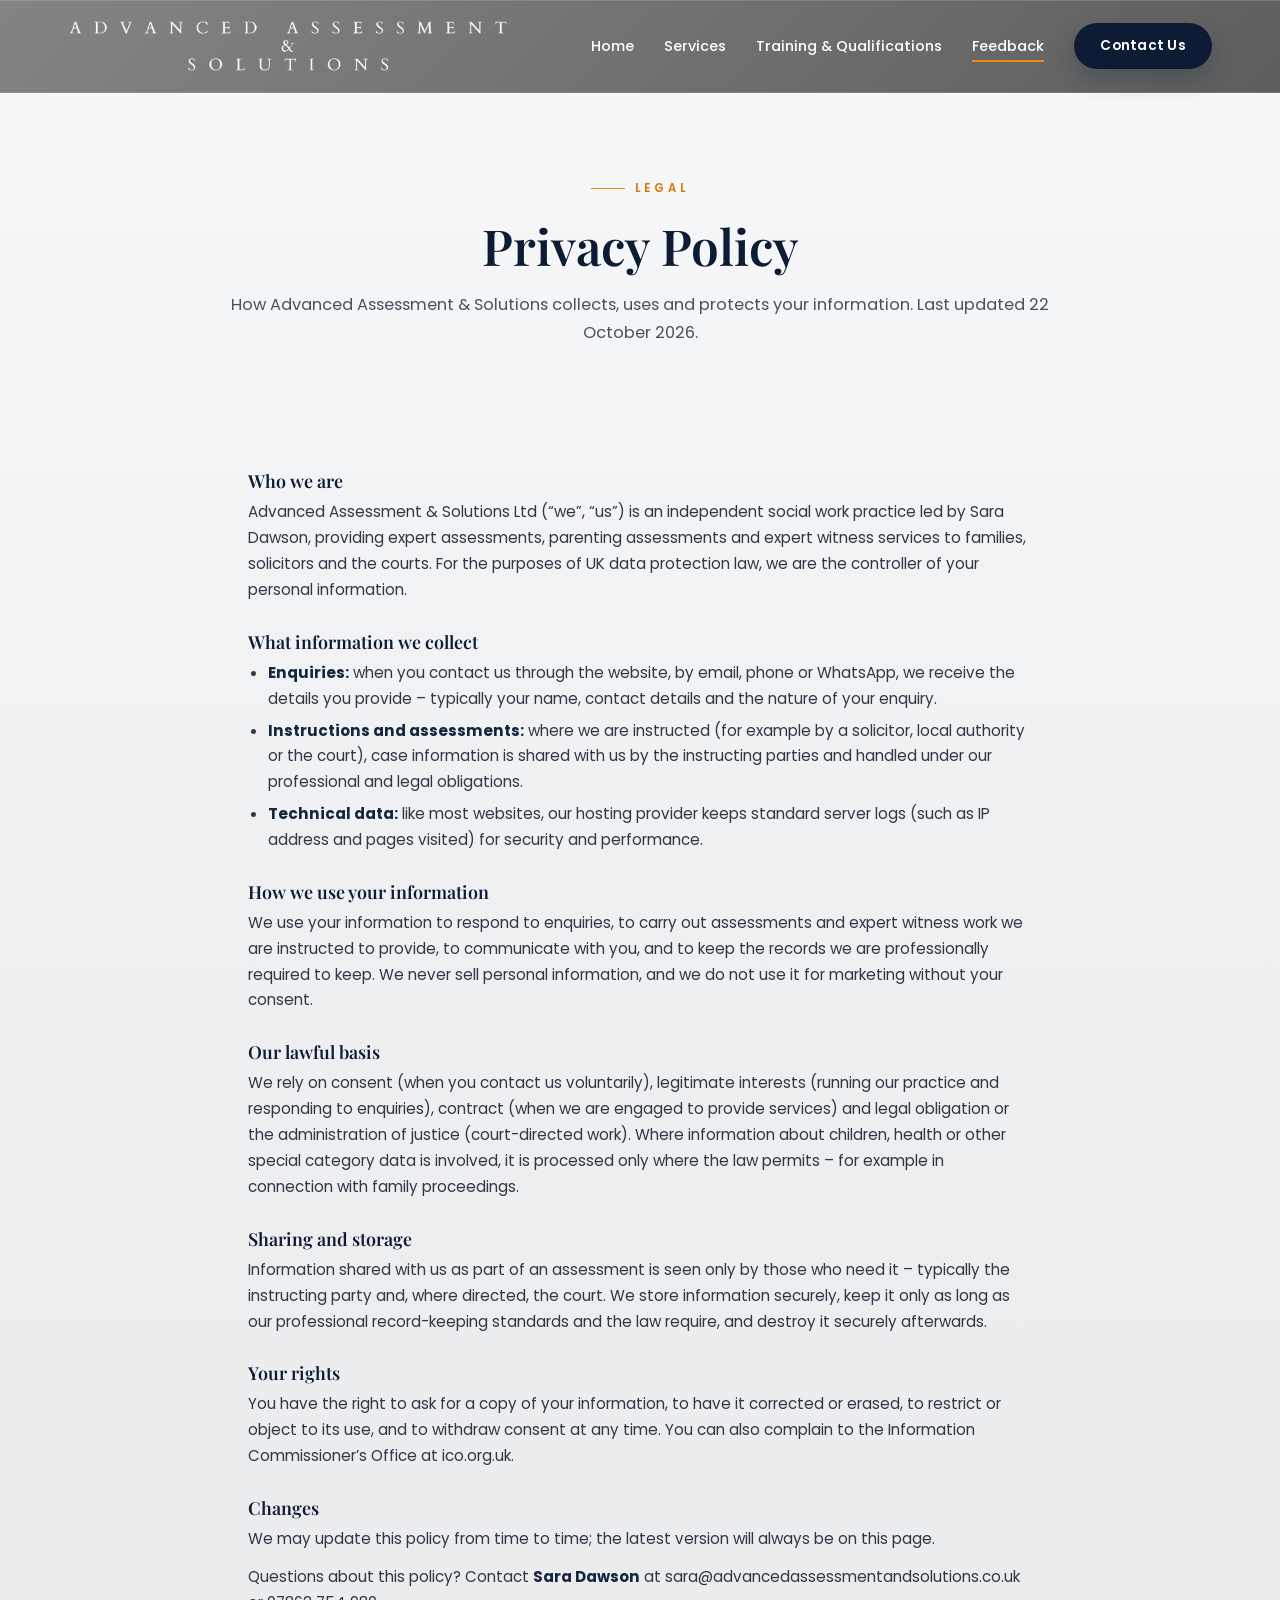
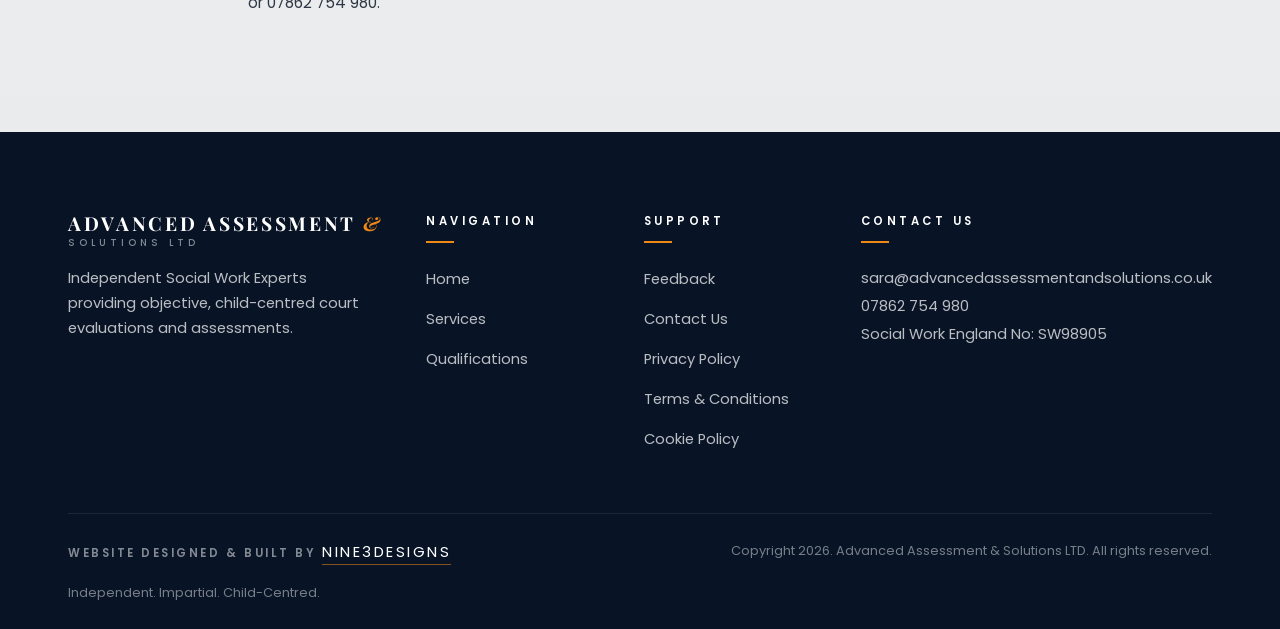
<file: privacy-policy.html>
<!DOCTYPE html>
<html lang="en-GB">
<head>
<meta charset="UTF-8">
<meta name="viewport" content="width=device-width, initial-scale=1.0">
<title>Privacy Policy | Advanced Assessment &amp; Solutions</title>
<meta name="description" content="How Advanced Assessment &amp; Solutions collects, uses and protects personal information.">
<link rel="icon" href="data:image/svg+xml,%3Csvg xmlns='http://www.w3.org/2000/svg' viewBox='0 0 64 64'%3E%3Ccircle cx='32' cy='32' r='30' fill='%230d1c34'/%3E%3Ctext x='32' y='42' font-family='Georgia' font-size='26' fill='%23f08818' text-anchor='middle'%3EA%3C/text%3E%3C/svg%3E">
<link rel="preconnect" href="https://fonts.googleapis.com">
<link rel="preconnect" href="https://fonts.gstatic.com" crossorigin>
<link href="https://fonts.googleapis.com/css2?family=Playfair+Display:ital,wght@0,500;0,600;0,700;1,500;1,600&family=Poppins:wght@300;400;500;600&display=swap" rel="stylesheet">
<link rel="stylesheet" href="assets/css/style.css">
</head>
<body>
<header class="header" id="header">
  <div class="container nav-container">
    <a href="index.html" class="brand-logo" aria-label="Advanced Assessment &amp; Solutions Ltd – Home">
      <img src="assets/images/logo-nav.png" alt="Advanced Assessment & Solutions Ltd">
    </a>
    <ul class="nav-links" id="navLinks">
      <li><a href="index.html">Home</a></li>
      <li><a href="services.html">Services</a></li>
      <li><a href="training.html">Training &amp; Qualifications</a></li>
      <li><a href="feedback.html" class="active">Feedback</a></li>
      <li><a href="contact.html" class="btn btn-navy">Contact Us</a></li>
    </ul>
    <button class="nav-toggle" id="navToggle" aria-label="Toggle navigation" aria-expanded="false">
      <span></span><span></span><span></span>
    </button>
  </div>
</header>

    <div class="page-hero">
      <div class="container" style="text-align:center">
        <span class="kicker" style="justify-content:center">Legal</span>
        <h1>Privacy Policy</h1>
        <p class="sub">How Advanced Assessment &amp; Solutions collects, uses and protects your information. Last updated 22 October 2026.</p>
      </div>
    </div>

    <section class="section" style="padding-top:26px">
      <div class="container" style="max-width:840px">
        <div class="legal">
    
          <h3>Who we are</h3>
          <p>Advanced Assessment &amp; Solutions Ltd (&ldquo;we&rdquo;, &ldquo;us&rdquo;) is an independent social work practice led by Sara Dawson, providing expert assessments, parenting assessments and expert witness services to families, solicitors and the courts. For the purposes of UK data protection law, we are the controller of your personal information.</p>
          <h3>What information we collect</h3>
          <ul>
            <li><strong>Enquiries:</strong> when you contact us through the website, by email, phone or WhatsApp, we receive the details you provide &ndash; typically your name, contact details and the nature of your enquiry.</li>
            <li><strong>Instructions and assessments:</strong> where we are instructed (for example by a solicitor, local authority or the court), case information is shared with us by the instructing parties and handled under our professional and legal obligations.</li>
            <li><strong>Technical data:</strong> like most websites, our hosting provider keeps standard server logs (such as IP address and pages visited) for security and performance.</li>
          </ul>
          <h3>How we use your information</h3>
          <p>We use your information to respond to enquiries, to carry out assessments and expert witness work we are instructed to provide, to communicate with you, and to keep the records we are professionally required to keep. We never sell personal information, and we do not use it for marketing without your consent.</p>
          <h3>Our lawful basis</h3>
          <p>We rely on consent (when you contact us voluntarily), legitimate interests (running our practice and responding to enquiries), contract (when we are engaged to provide services) and legal obligation or the administration of justice (court-directed work). Where information about children, health or other special category data is involved, it is processed only where the law permits &ndash; for example in connection with family proceedings.</p>
          <h3>Sharing and storage</h3>
          <p>Information shared with us as part of an assessment is seen only by those who need it &ndash; typically the instructing party and, where directed, the court. We store information securely, keep it only as long as our professional record-keeping standards and the law require, and destroy it securely afterwards.</p>
          <h3>Your rights</h3>
          <p>You have the right to ask for a copy of your information, to have it corrected or erased, to restrict or object to its use, and to withdraw consent at any time. You can also complain to the Information Commissioner&rsquo;s Office at <a href="https://ico.org.uk" rel="noopener">ico.org.uk</a>.</p>
          <h3>Changes</h3>
          <p>We may update this policy from time to time; the latest version will always be on this page.</p>
    <p>Questions about this policy? Contact <strong>Sara Dawson</strong> at <a href="mailto:sara@advancedassessmentandsolutions.co.uk">sara@advancedassessmentandsolutions.co.uk</a> or <a href="tel:07862754980">07862 754 980</a>.</p>
        </div>
      </div>
    </section>
    
<footer class="footer">
  <div class="container">
    <div class="footer-grid">
      <div class="footer-brand">
        <a href="index.html" class="brand-logo">
          <span class="title">ADVANCED ASSESSMENT <span class="amp">&amp;</span></span>
          <span class="subtitle" style="color:rgba(255,255,255,.5)">Solutions Ltd</span>
        </a>
        <p>Independent Social Work Experts providing objective, child-centred court evaluations and assessments.</p>
      </div>
      <div>
        <h5>Navigation</h5>
        <ul>
          <li><a href="index.html">Home</a></li>
          <li><a href="services.html">Services</a></li>
          <li><a href="training.html">Qualifications</a></li>
            </ul>
      </div>
      <div>
        <h5>Support</h5>
        <ul>
          <li><a href="feedback.html">Feedback</a></li>
          <li><a href="contact.html">Contact Us</a></li>
          <li><a href="privacy-policy.html">Privacy Policy</a></li>
          <li><a href="terms.html">Terms &amp; Conditions</a></li>
          <li><a href="cookie-policy.html">Cookie Policy</a></li>
        </ul>
      </div>
      <div class="footer-contact">
        <h5>Contact Us</h5>
        <p>
          <a href="mailto:sara@advancedassessmentandsolutions.co.uk">sara@advancedassessmentandsolutions.co.uk</a><br>
          <a href="tel:07862754980">07862 754 980</a><br>
          Social Work England No: SW98905
        </p>
      </div>
    </div>
    <div class="footer-bottom">
      <p class="n3-credit">Website designed &amp; built by <a href="https://nine3designs.co.uk">Nine3Designs</a></p>
      <span>Copyright 2026. Advanced Assessment &amp; Solutions LTD. All rights reserved.</span>
      <span>Independent. Impartial. Child-Centred.</span>
    </div>
  </div>
</footer>

<script src="assets/js/main.js" defer></script>
</body>
</html>
</file>
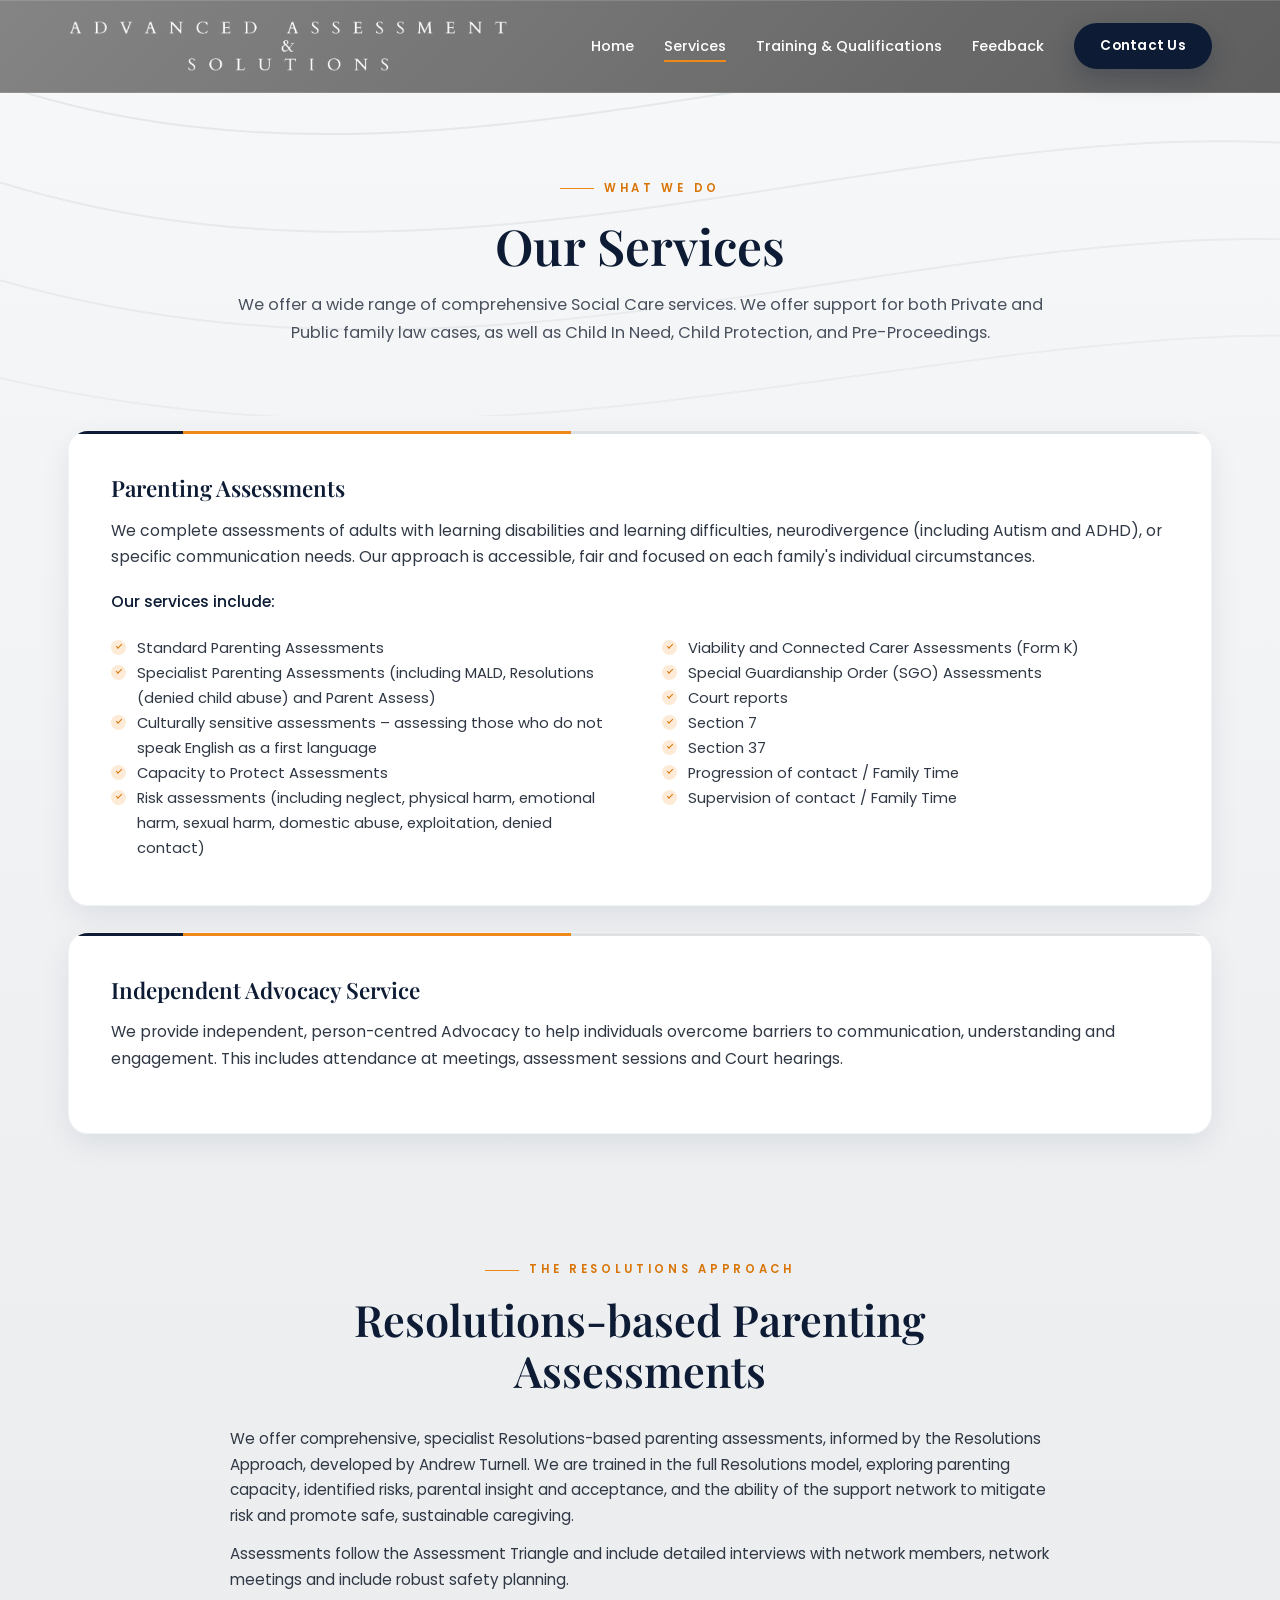
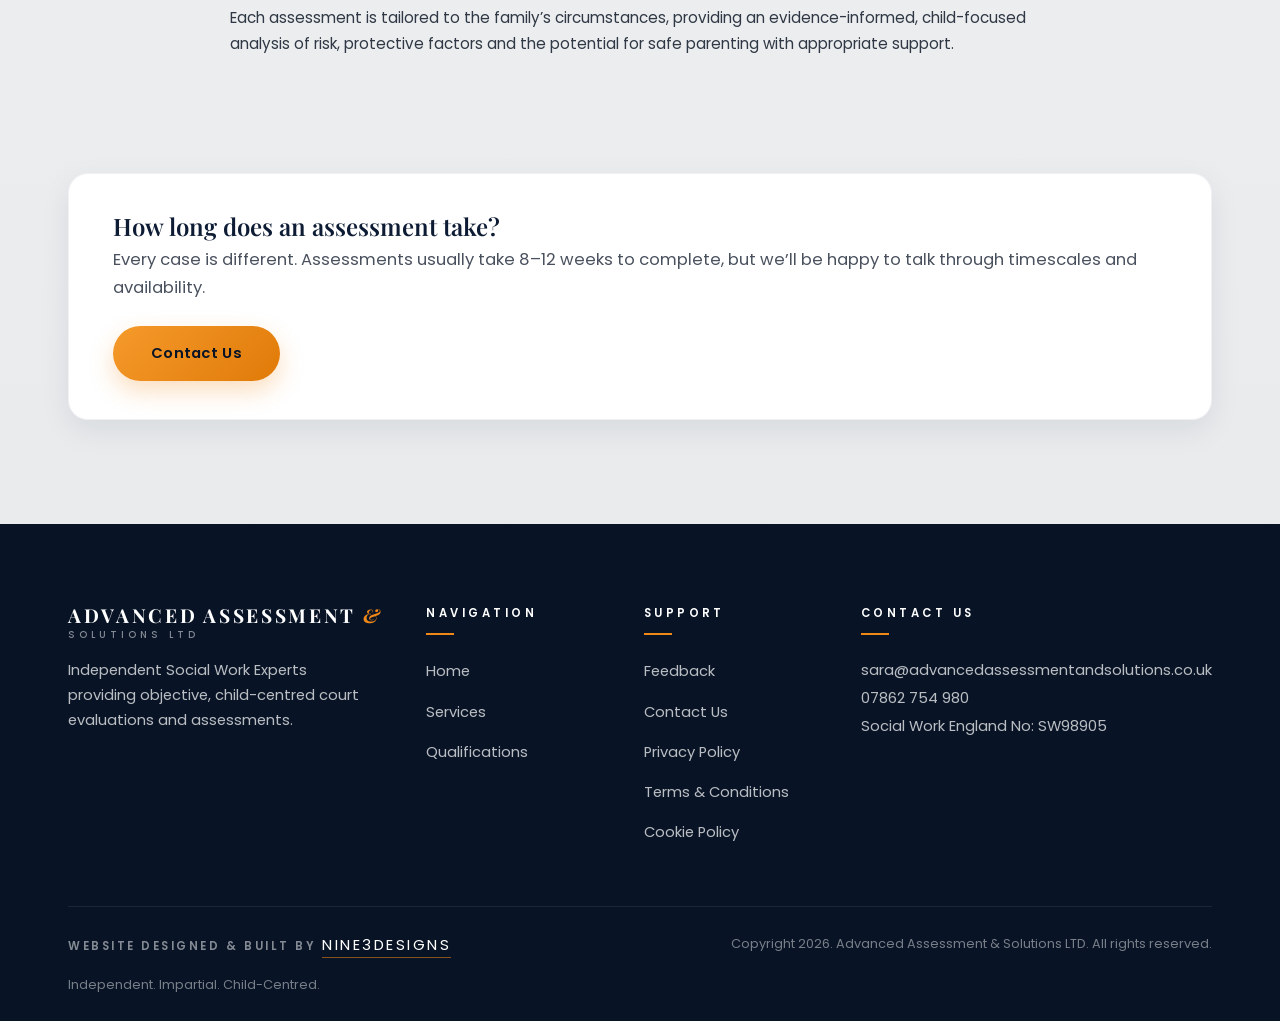
<file: services.html>
<!DOCTYPE html>
<html lang="en-GB">
<head>
<meta charset="UTF-8">
<meta name="viewport" content="width=device-width, initial-scale=1.0">
<title>Services | Advanced Assessment &amp; Solutions LTD</title>
<meta name="description" content="Independent expert witness assessments: neurodivergence and learning disabilities, trauma and domestic abuse, child protection and risk, cultural advocacy.">
<link rel="icon" href="data:image/svg+xml,%3Csvg xmlns='http://www.w3.org/2000/svg' viewBox='0 0 64 64'%3E%3Ccircle cx='32' cy='32' r='30' fill='%230d1c34'/%3E%3Ctext x='32' y='42' font-family='Georgia' font-size='26' fill='%23f08818' text-anchor='middle'%3EA%3C/text%3E%3C/svg%3E">
<link rel="preconnect" href="https://fonts.googleapis.com">
<link rel="preconnect" href="https://fonts.gstatic.com" crossorigin>
<link href="https://fonts.googleapis.com/css2?family=Playfair+Display:ital,wght@0,500;0,600;0,700;1,500;1,600&family=Poppins:wght@300;400;500;600&display=swap" rel="stylesheet">
<link rel="stylesheet" href="assets/css/style.css">
</head>
<body>
<header class="header" id="header">
  <div class="container nav-container">
    <a href="index.html" class="brand-logo" aria-label="Advanced Assessment &amp; Solutions Ltd – Home">
      <img src="assets/images/logo-nav.png" alt="Advanced Assessment & Solutions Ltd">
    </a>
    <ul class="nav-links" id="navLinks">
      <li><a href="index.html">Home</a></li>
      <li><a href="services.html" class="active">Services</a></li>
      <li><a href="training.html">Training &amp; Qualifications</a></li>
      <li><a href="feedback.html">Feedback</a></li>
      <li><a href="contact.html" class="btn btn-navy">Contact Us</a></li>
    </ul>
    <button class="nav-toggle" id="navToggle" aria-label="Toggle navigation" aria-expanded="false">
      <span></span><span></span><span></span>
    </button>
  </div>
</header>
<div class="page-hero">
  <svg class="hero-contours" viewBox="0 0 1440 320" preserveAspectRatio="none" aria-hidden="true">
    <g fill="none" stroke="#0d1c34" stroke-width="1">
      <path d="M0,120 C240,200 480,60 720,110 C960,160 1200,40 1440,90" opacity=".07"/>
      <path d="M0,170 C260,250 500,110 740,160 C980,210 1220,90 1440,140" opacity=".06"/>
      <path d="M0,220 C280,300 520,160 760,210 C1000,260 1240,140 1440,190" opacity=".05"/>
      <path d="M0,270 C300,340 540,210 780,260 C1020,300 1260,190 1440,240" opacity=".04"/>
    </g>
  </svg>
  <div class="container">
    <span class="kicker">What We Do</span>
    <h1>Our Services</h1>
    <p class="sub">We offer a wide range of comprehensive Social Care services.
    
    We offer support for both Private and Public family law cases, as well as Child In Need, Child
    Protection, and Pre-Proceedings.</p>
  </div>
</div>

<section class="section" style="padding-top:14px">
  <div class="container">
    <div class="card svc-card reveal">
      <h3>Parenting Assessments</h3>
      <p>We complete assessments of adults with learning disabilities and learning difficulties, neurodivergence (including Autism and ADHD), or specific communication needs. Our approach is accessible, fair and focused on each family's individual circumstances.</p>
      <p style="margin-top:18px"><b>Our services include:</b></p>
      <ul class="tick-list svc-columns">
        <li>Standard Parenting Assessments</li>
        <li>Specialist Parenting Assessments (including MALD, Resolutions (denied child abuse) and Parent Assess)</li>
        <li>Culturally sensitive assessments &ndash; assessing those who do not speak English as a first language</li>
        <li>Capacity to Protect Assessments</li>
        <li>Risk assessments (including neglect, physical harm, emotional harm, sexual harm, domestic abuse, exploitation, denied contact)</li>
        <li>Viability and Connected Carer Assessments (Form K)</li>
        <li>Special Guardianship Order (SGO) Assessments</li>
        <li>Court reports</li>
        <li>Section 7</li>
        <li>Section 37</li>
        <li>Progression of contact / Family Time</li>
        <li>Supervision of contact / Family Time</li>
      </ul>
    </div>
    <div class="card svc-card reveal" style="--d:.12s;margin-top:26px">
      <h3>Independent Advocacy Service</h3>
      <p>We provide independent, person-centred Advocacy to help individuals overcome barriers to communication, understanding and engagement. This includes attendance at meetings, assessment sessions and Court hearings.</p>
    </div>
  </div>
</section>

<!-- ================= RESOLUTIONS ================= -->
<section class="section" style="padding-top:14px">
  <div class="container">
    <div class="section-head" style="margin-bottom:30px">
      <span class="kicker" style="justify-content:center">The Resolutions Approach</span>
      <h2 class="h2">Resolutions-based Parenting Assessments</h2>
    </div>
    <div class="legal" style="max-width:820px;margin:0 auto">
      <p>We offer comprehensive, specialist Resolutions-based parenting assessments, informed by the Resolutions Approach, developed by Andrew Turnell. We are trained in the full Resolutions model, exploring parenting capacity, identified risks, parental insight and acceptance, and the ability of the support network to mitigate risk and promote safe, sustainable caregiving.<P> Assessments follow the Assessment Triangle and include detailed interviews with network members, network meetings and include robust safety planning.</p>
      <p>Each assessment is tailored to the family&rsquo;s circumstances, providing an evidence-informed, child-focused analysis of risk, protective factors and the potential for safe parenting with appropriate support.</p>
    </div>
  </div>
</section>

<section style="padding:0 0 104px">
  <div class="container">
    <div class="cta-band reveal">
      <div>
        <h3>How long does an assessment take?</h3>
        <p>Every case is different. Assessments usually take 8&ndash;12 weeks to complete, but we&rsquo;ll be happy to talk through timescales and availability.</p>
      </div>
      <a href="contact.html" class="btn btn-primary">Contact Us</a>
    </div>
  </div>
</section>

<div class="next-page"><a class="btn btn-navy" href="training.html">Next: Training &amp; Qualifications &rarr;</a></div>

<footer class="footer">
  <div class="container">
    <div class="footer-grid">
      <div class="footer-brand">
        <a href="index.html" class="brand-logo">
          <span class="title">ADVANCED ASSESSMENT <span class="amp">&amp;</span></span>
          <span class="subtitle" style="color:rgba(255,255,255,.5)">Solutions Ltd</span>
        </a>
        <p>Independent Social Work Experts providing objective, child-centred court evaluations and assessments.</p>
      </div>
      <div>
        <h5>Navigation</h5>
        <ul>
          <li><a href="index.html">Home</a></li>
          <li><a href="services.html">Services</a></li>
          <li><a href="training.html">Qualifications</a></li>
            </ul>
      </div>
      <div>
        <h5>Support</h5>
        <ul>
          <li><a href="feedback.html">Feedback</a></li>
          <li><a href="contact.html">Contact Us</a></li>
          <li><a href="privacy-policy.html">Privacy Policy</a></li>
          <li><a href="terms.html">Terms &amp; Conditions</a></li>
          <li><a href="cookie-policy.html">Cookie Policy</a></li>
        </ul>
      </div>
      <div class="footer-contact">
        <h5>Contact Us</h5>
        <p>
          <a href="mailto:sara@advancedassessmentandsolutions.co.uk">sara@advancedassessmentandsolutions.co.uk</a><br>
          <a href="tel:07862754980">07862 754 980</a><br>
          Social Work England No: SW98905
        </p>
      </div>
    </div>
    <div class="footer-bottom">
      <p class="n3-credit">Website designed &amp; built by <a href="https://nine3designs.co.uk">Nine3Designs</a></p>
      <span>Copyright 2026. Advanced Assessment &amp; Solutions LTD. All rights reserved.</span>
      <span>Independent. Impartial. Child-Centred.</span>
    </div>
  </div>
</footer>

<script src="assets/js/main.js" defer></script>
</body>
</html>
</file>
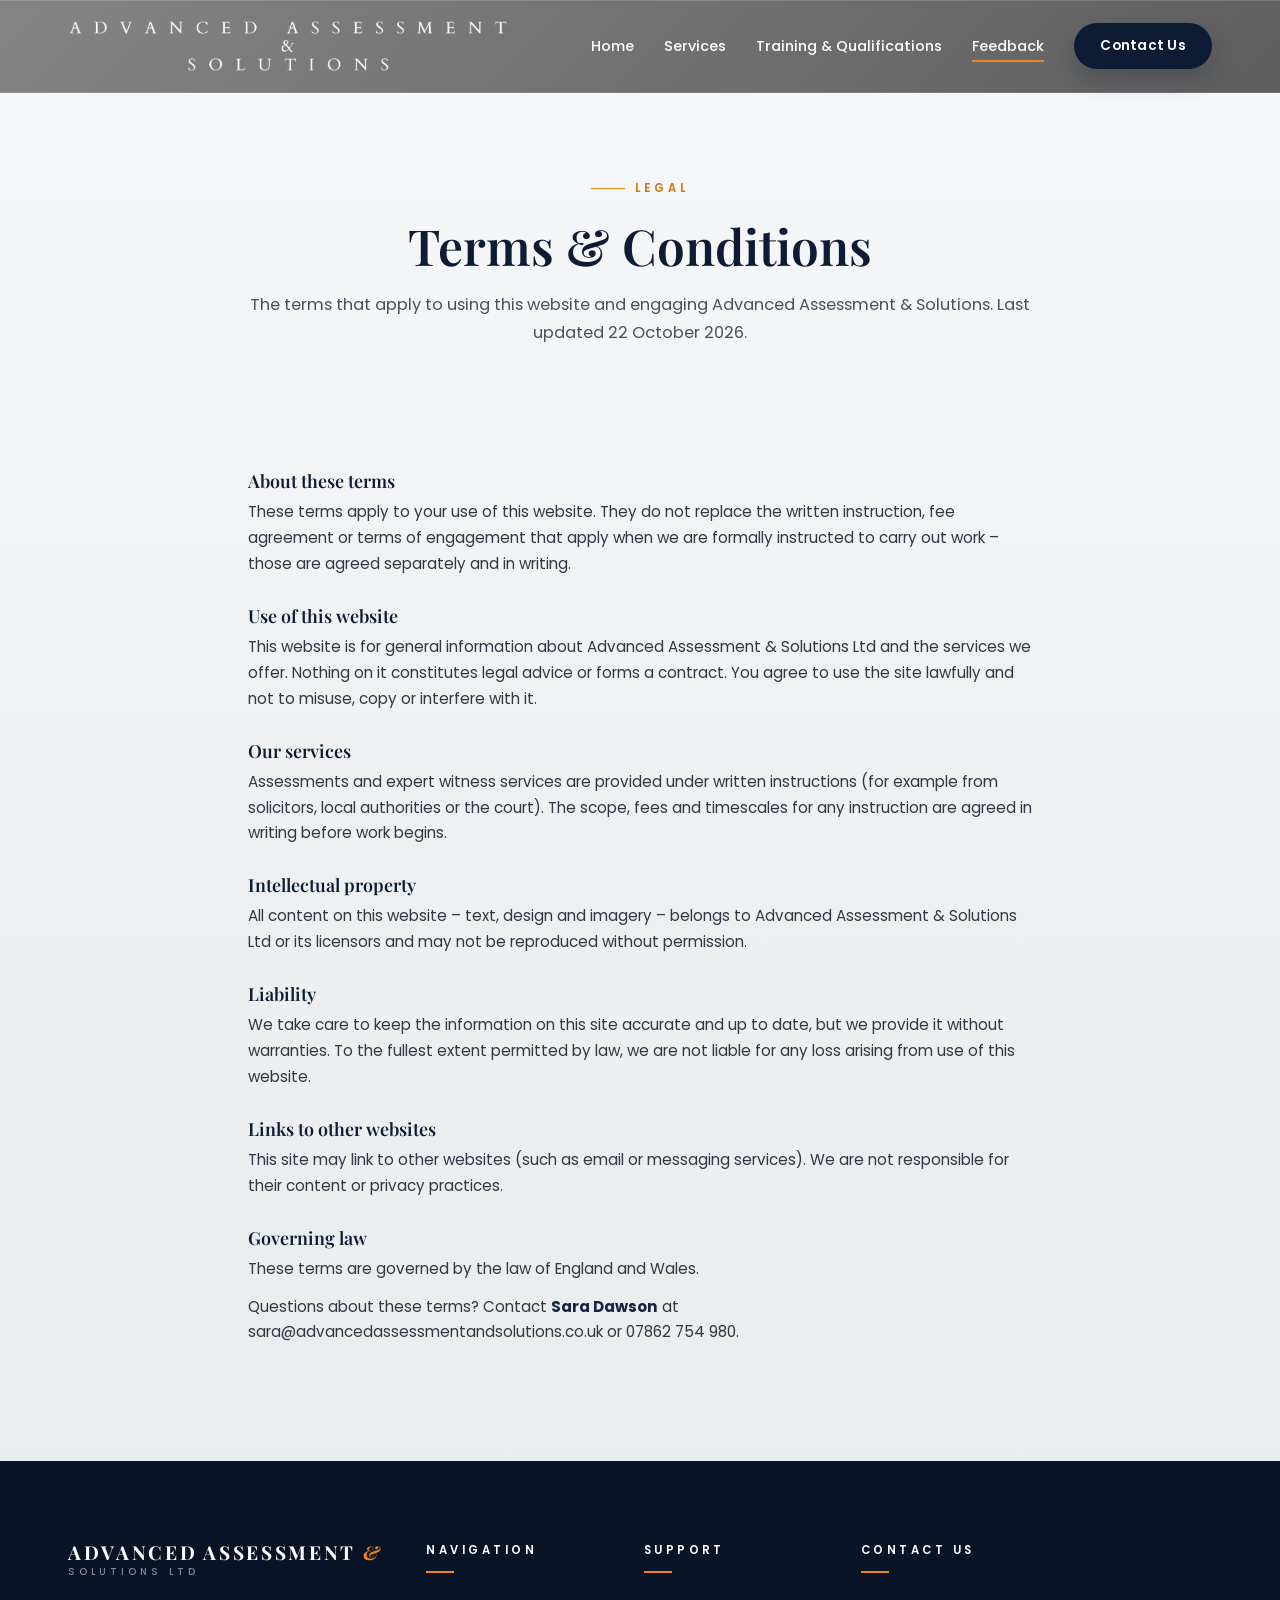
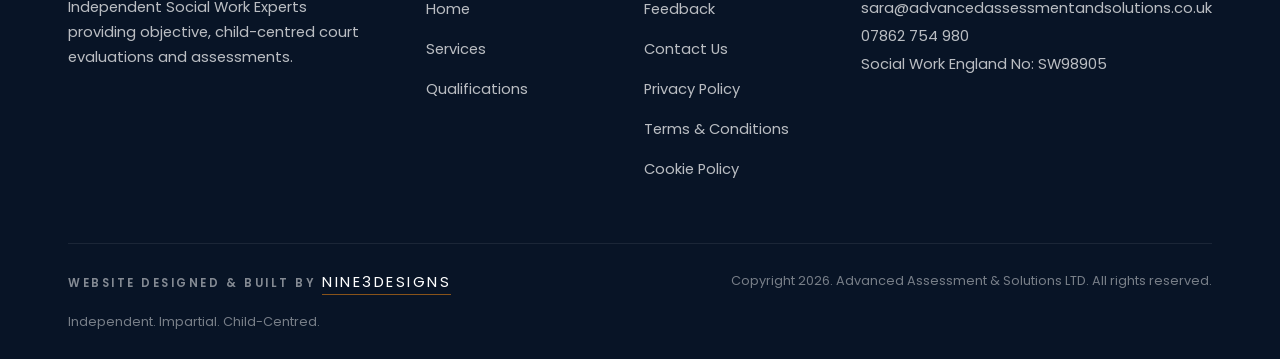
<file: terms.html>
<!DOCTYPE html>
<html lang="en-GB">
<head>
<meta charset="UTF-8">
<meta name="viewport" content="width=device-width, initial-scale=1.0">
<title>Terms &amp; Conditions | Advanced Assessment &amp; Solutions</title>
<meta name="description" content="Terms for using the Advanced Assessment &amp; Solutions website.">
<link rel="icon" href="data:image/svg+xml,%3Csvg xmlns='http://www.w3.org/2000/svg' viewBox='0 0 64 64'%3E%3Ccircle cx='32' cy='32' r='30' fill='%230d1c34'/%3E%3Ctext x='32' y='42' font-family='Georgia' font-size='26' fill='%23f08818' text-anchor='middle'%3EA%3C/text%3E%3C/svg%3E">
<link rel="preconnect" href="https://fonts.googleapis.com">
<link rel="preconnect" href="https://fonts.gstatic.com" crossorigin>
<link href="https://fonts.googleapis.com/css2?family=Playfair+Display:ital,wght@0,500;0,600;0,700;1,500;1,600&family=Poppins:wght@300;400;500;600&display=swap" rel="stylesheet">
<link rel="stylesheet" href="assets/css/style.css">
</head>
<body>
<header class="header" id="header">
  <div class="container nav-container">
    <a href="index.html" class="brand-logo" aria-label="Advanced Assessment &amp; Solutions Ltd – Home">
      <img src="assets/images/logo-nav.png" alt="Advanced Assessment & Solutions Ltd">
    </a>
    <ul class="nav-links" id="navLinks">
      <li><a href="index.html">Home</a></li>
      <li><a href="services.html">Services</a></li>
      <li><a href="training.html">Training &amp; Qualifications</a></li>
      <li><a href="feedback.html" class="active">Feedback</a></li>
      <li><a href="contact.html" class="btn btn-navy">Contact Us</a></li>
    </ul>
    <button class="nav-toggle" id="navToggle" aria-label="Toggle navigation" aria-expanded="false">
      <span></span><span></span><span></span>
    </button>
  </div>
</header>

    <div class="page-hero">
      <div class="container" style="text-align:center">
        <span class="kicker" style="justify-content:center">Legal</span>
        <h1>Terms &amp; Conditions</h1>
        <p class="sub">The terms that apply to using this website and engaging Advanced Assessment &amp; Solutions. Last updated 22 October 2026.</p>
      </div>
    </div>

    <section class="section" style="padding-top:26px">
      <div class="container" style="max-width:840px">
        <div class="legal">
    
          <h3>About these terms</h3>
          <p>These terms apply to your use of this website. They do not replace the written instruction, fee agreement or terms of engagement that apply when we are formally instructed to carry out work &ndash; those are agreed separately and in writing.</p>
          <h3>Use of this website</h3>
          <p>This website is for general information about Advanced Assessment &amp; Solutions Ltd and the services we offer. Nothing on it constitutes legal advice or forms a contract. You agree to use the site lawfully and not to misuse, copy or interfere with it.</p>
          <h3>Our services</h3>
          <p>Assessments and expert witness services are provided under written instructions (for example from solicitors, local authorities or the court). The scope, fees and timescales for any instruction are agreed in writing before work begins.</p>
          <h3>Intellectual property</h3>
          <p>All content on this website &ndash; text, design and imagery &ndash; belongs to Advanced Assessment &amp; Solutions Ltd or its licensors and may not be reproduced without permission.</p>
          <h3>Liability</h3>
          <p>We take care to keep the information on this site accurate and up to date, but we provide it without warranties. To the fullest extent permitted by law, we are not liable for any loss arising from use of this website.</p>
          <h3>Links to other websites</h3>
          <p>This site may link to other websites (such as email or messaging services). We are not responsible for their content or privacy practices.</p>
          <h3>Governing law</h3>
          <p>These terms are governed by the law of England and Wales.</p>
    <p>Questions about these terms? Contact <strong>Sara Dawson</strong> at <a href="mailto:sara@advancedassessmentandsolutions.co.uk">sara@advancedassessmentandsolutions.co.uk</a> or <a href="tel:07862754980">07862 754 980</a>.</p>
        </div>
      </div>
    </section>
    
<footer class="footer">
  <div class="container">
    <div class="footer-grid">
      <div class="footer-brand">
        <a href="index.html" class="brand-logo">
          <span class="title">ADVANCED ASSESSMENT <span class="amp">&amp;</span></span>
          <span class="subtitle" style="color:rgba(255,255,255,.5)">Solutions Ltd</span>
        </a>
        <p>Independent Social Work Experts providing objective, child-centred court evaluations and assessments.</p>
      </div>
      <div>
        <h5>Navigation</h5>
        <ul>
          <li><a href="index.html">Home</a></li>
          <li><a href="services.html">Services</a></li>
          <li><a href="training.html">Qualifications</a></li>
            </ul>
      </div>
      <div>
        <h5>Support</h5>
        <ul>
          <li><a href="feedback.html">Feedback</a></li>
          <li><a href="contact.html">Contact Us</a></li>
          <li><a href="privacy-policy.html">Privacy Policy</a></li>
          <li><a href="terms.html">Terms &amp; Conditions</a></li>
          <li><a href="cookie-policy.html">Cookie Policy</a></li>
        </ul>
      </div>
      <div class="footer-contact">
        <h5>Contact Us</h5>
        <p>
          <a href="mailto:sara@advancedassessmentandsolutions.co.uk">sara@advancedassessmentandsolutions.co.uk</a><br>
          <a href="tel:07862754980">07862 754 980</a><br>
          Social Work England No: SW98905
        </p>
      </div>
    </div>
    <div class="footer-bottom">
      <p class="n3-credit">Website designed &amp; built by <a href="https://nine3designs.co.uk">Nine3Designs</a></p>
      <span>Copyright 2026. Advanced Assessment &amp; Solutions LTD. All rights reserved.</span>
      <span>Independent. Impartial. Child-Centred.</span>
    </div>
  </div>
</footer>

<script src="assets/js/main.js" defer></script>
</body>
</html>
</file>
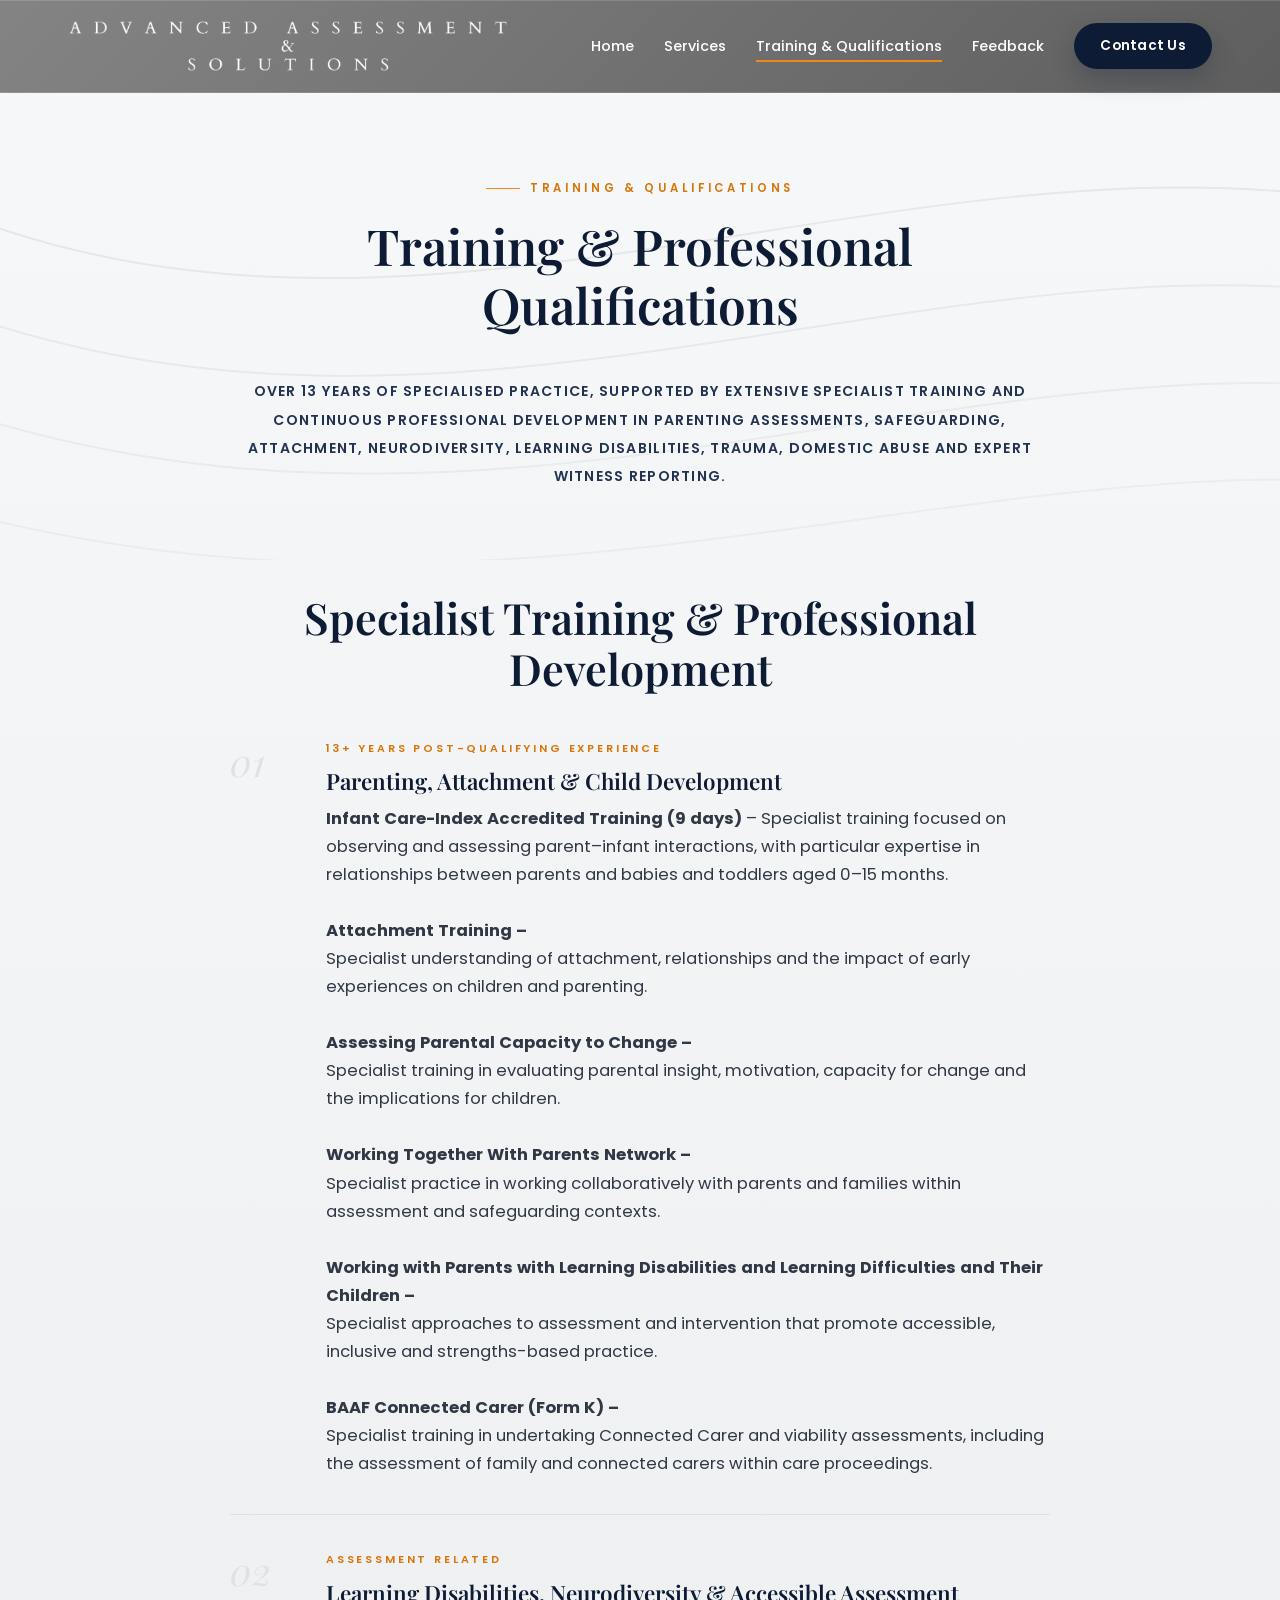
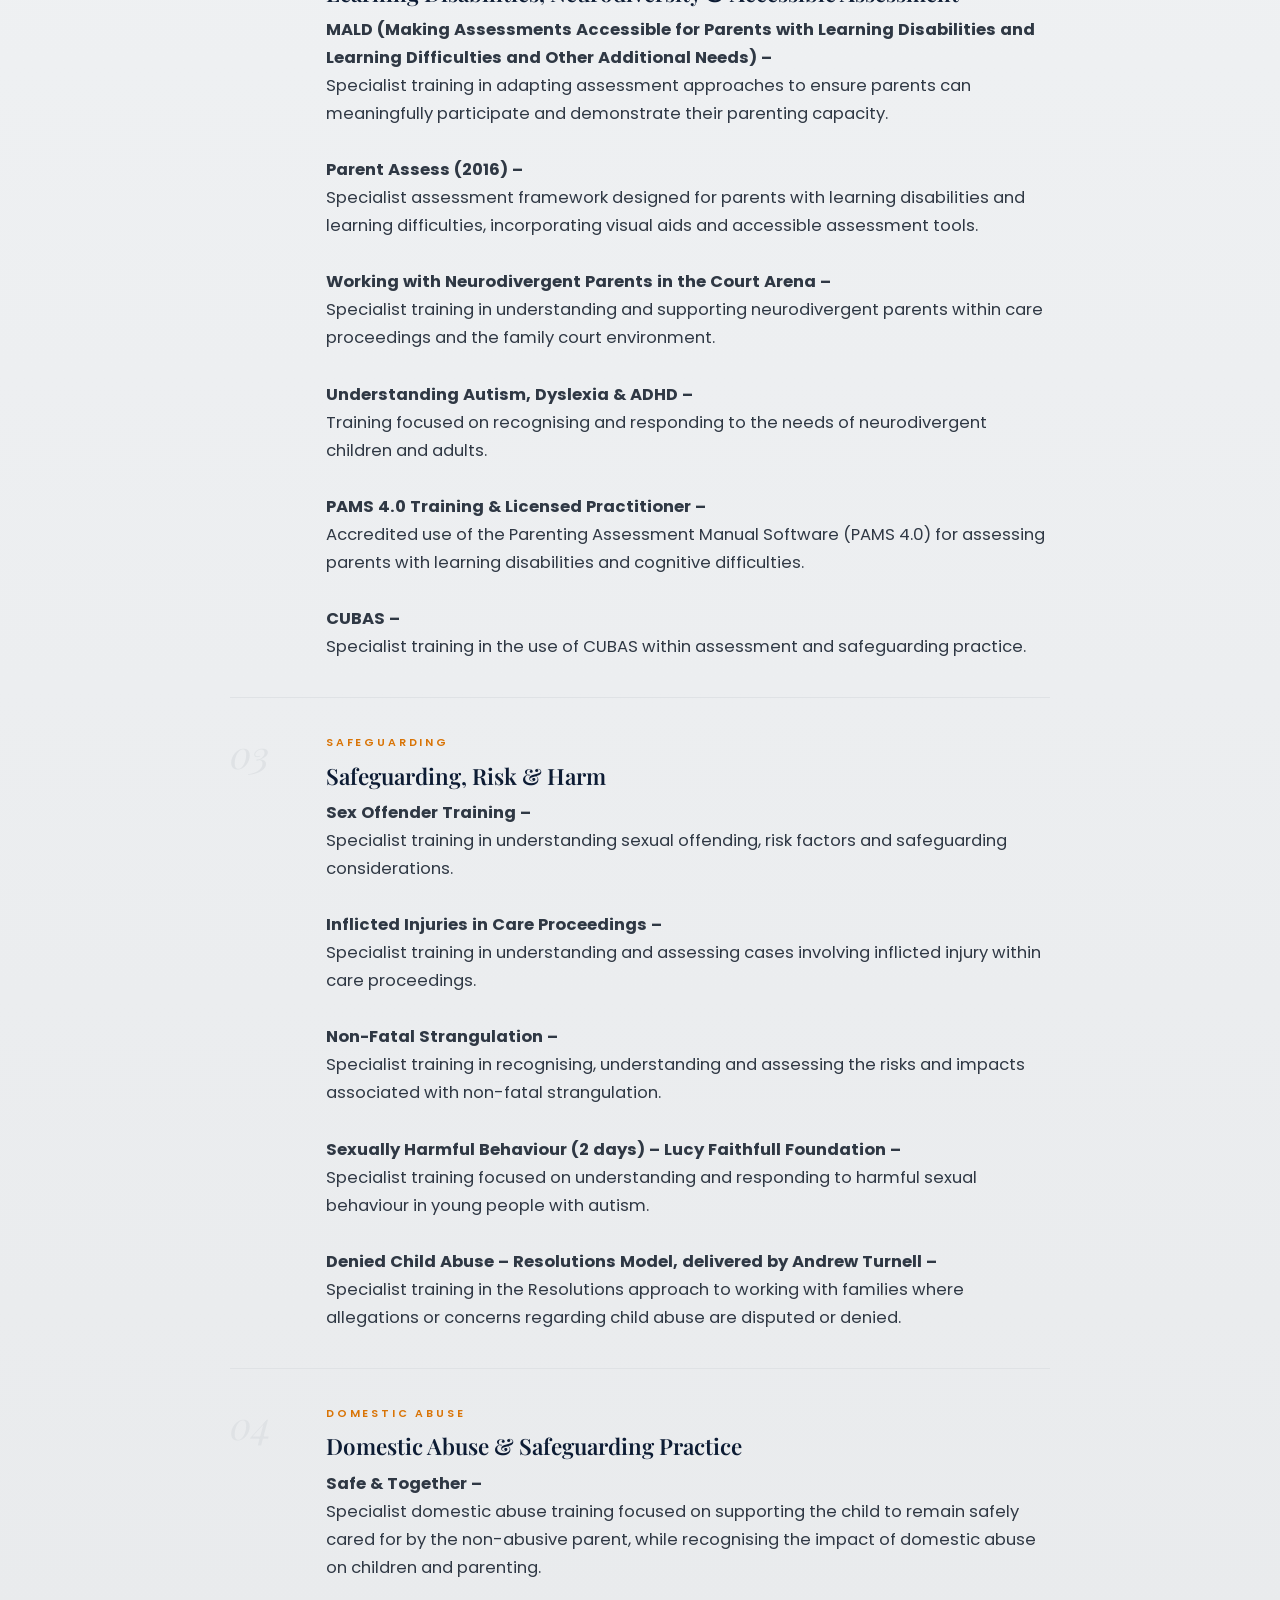
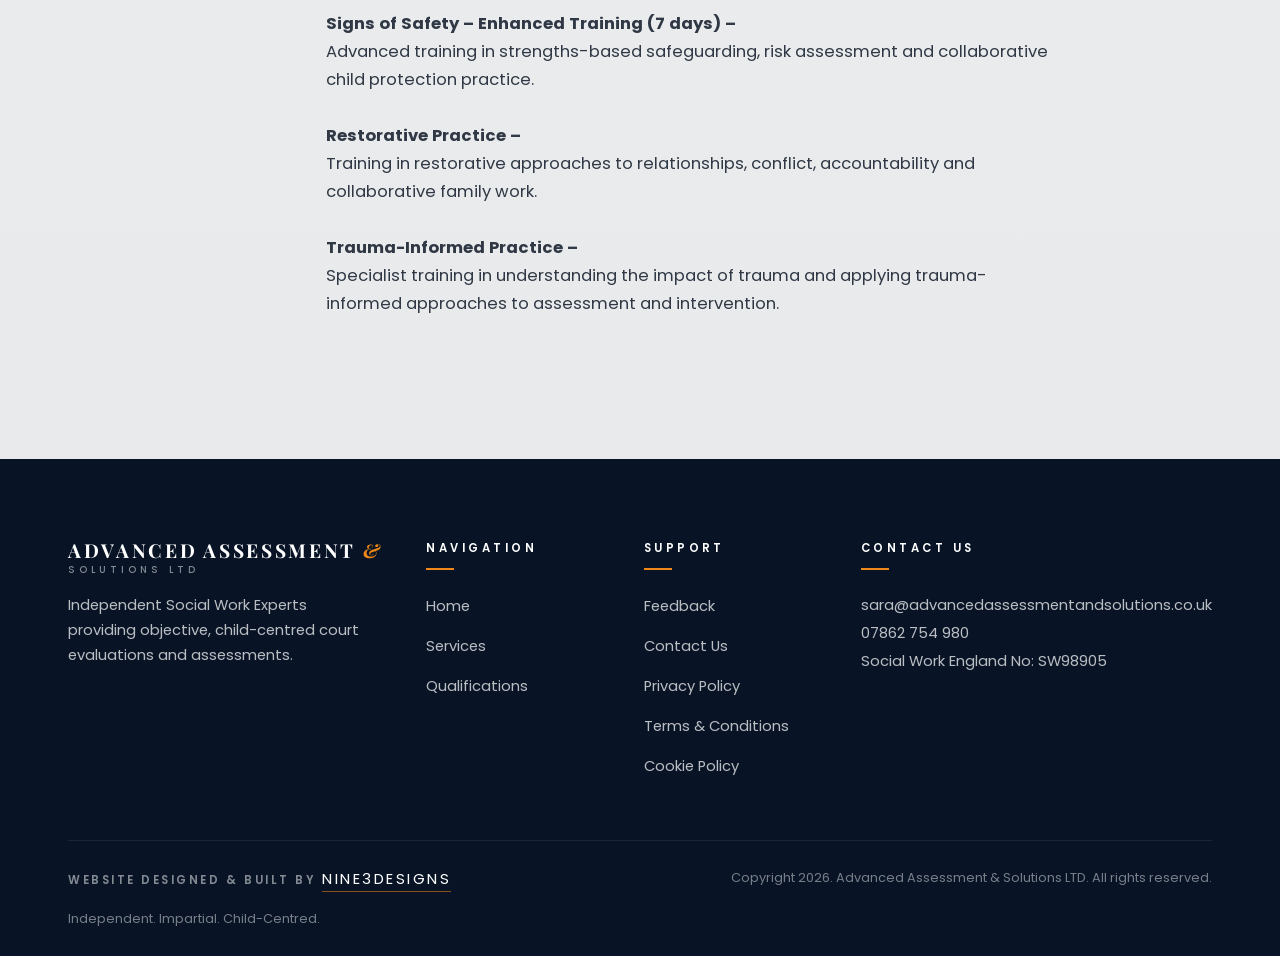
<file: training.html>
<!DOCTYPE html>
<html lang="en-GB">
<head>
<meta charset="UTF-8">
<meta name="viewport" content="width=device-width, initial-scale=1.0">
<title>Training &amp; Qualifications | Advanced Assessment &amp; Solutions LTD</title>
<meta name="description" content="Professional accreditations, Ofsted outstanding pedigree, Roma community training programmes and expert witness CPD.">
<link rel="icon" href="data:image/svg+xml,%3Csvg xmlns='http://www.w3.org/2000/svg' viewBox='0 0 64 64'%3E%3Ccircle cx='32' cy='32' r='30' fill='%230d1c34'/%3E%3Ctext x='32' y='42' font-family='Georgia' font-size='26' fill='%23f08818' text-anchor='middle'%3EA%3C/text%3E%3C/svg%3E">
<link rel="preconnect" href="https://fonts.googleapis.com">
<link rel="preconnect" href="https://fonts.gstatic.com" crossorigin>
<link href="https://fonts.googleapis.com/css2?family=Playfair+Display:ital,wght@0,500;0,600;0,700;1,500;1,600&family=Poppins:wght@300;400;500;600&display=swap" rel="stylesheet">
<link rel="stylesheet" href="assets/css/style.css">
</head>
<body>
<header class="header" id="header">
  <div class="container nav-container">
    <a href="index.html" class="brand-logo" aria-label="Advanced Assessment &amp; Solutions Ltd – Home">
      <img src="assets/images/logo-nav.png" alt="Advanced Assessment & Solutions Ltd">
    </a>
    <ul class="nav-links" id="navLinks">
      <li><a href="index.html">Home</a></li>
      <li><a href="services.html">Services</a></li>
      <li><a href="training.html" class="active">Training &amp; Qualifications</a></li>
      <li><a href="feedback.html">Feedback</a></li>
      <li><a href="contact.html" class="btn btn-navy">Contact Us</a></li>
    </ul>
    <button class="nav-toggle" id="navToggle" aria-label="Toggle navigation" aria-expanded="false">
      <span></span><span></span><span></span>
    </button>
  </div>
</header>
<div class="page-hero">
  <svg class="hero-contours" viewBox="0 0 1440 320" preserveAspectRatio="none" aria-hidden="true">
    <g fill="none" stroke="#0d1c34" stroke-width="1">
      <path d="M0,120 C240,200 480,60 720,110 C960,160 1200,40 1440,90" opacity=".07"/>
      <path d="M0,170 C260,250 500,110 740,160 C980,210 1220,90 1440,140" opacity=".06"/>
      <path d="M0,220 C280,300 520,160 760,210 C1000,260 1240,140 1440,190" opacity=".05"/>
      <path d="M0,270 C300,340 540,210 780,260 C1020,300 1260,190 1440,240" opacity=".04"/>
    </g>
  </svg>
  <div class="container">
    <span class="kicker">Training &amp; Qualifications</span>
    <h1>Training &amp; Professional Qualifications</h1>
    <BR>
    <p class="sub" style="text-transform:uppercase;letter-spacing:.09em;font-size:.88rem;color:#223350;font-weight:600;line-height:2">Over 13 years of specialised practice, supported by extensive specialist training and continuous professional development in parenting assessments, safeguarding, attachment, neurodiversity, learning disabilities, trauma, domestic abuse and expert witness reporting.</p>
  </div>
</div>

<section class="section" style="padding-top:18px">
  <div class="container">
    <div class="section-head" style="margin-bottom:18px">
     
      <h2 class="h2">Specialist Training & Professional Development</h2>
    </div><BR>
    <div class="cred-rows">
      <div class="cred-row reveal">
        <span class="num">01</span>
        <span class="eyebrow">13+ Years Post-Qualifying Experience</span>
        <h3>Parenting, Attachment & Child Development</h3>
        <p> </p><b>Infant Care-Index Accredited Training (9 days) </b>– Specialist training focused on observing and assessing parent–infant interactions, with particular expertise in relationships between parents and babies and toddlers aged 0–15 months.</p><BR>
        <b>Attachment Training – </b><br>Specialist understanding of attachment, relationships and the impact of early experiences on children and parenting.<BR><BR>
        <b>Assessing Parental Capacity to Change – </b><br>Specialist training in evaluating parental insight, motivation, capacity for change and the implications for children.</p><BR>
        <b>Working Together With Parents Network – </b><br>Specialist practice in working collaboratively with parents and families within assessment and safeguarding contexts.<BR><BR>
        </p>
        <b>Working with Parents with Learning Disabilities and Learning Difficulties and Their Children – </b><br>Specialist approaches to assessment and intervention that promote accessible, inclusive and strengths-based practice.<BR><BR>
        </p>
        <b>BAAF Connected Carer (Form K) – </b><br>Specialist training in undertaking Connected Carer and viability assessments, including the assessment of family and connected carers within care proceedings.
        
      </div>
      <div class="cred-row reveal" style="--d:.1s">
        <span class="num">02</span>
        <span class="eyebrow">Assessment Related</span>
        <h3>Learning Disabilities, Neurodiversity & Accessible Assessment</h3>
        <p></P><B>MALD (Making Assessments Accessible for Parents with Learning Disabilities and Learning Difficulties and Other Additional Needs) –</b><BR> Specialist training in adapting assessment approaches to ensure parents can meaningfully participate and demonstrate their parenting capacity.<BR><BR>
        </p>
        <b>Parent Assess (2016) –  </b><br>Specialist assessment framework designed for parents with learning disabilities and learning difficulties, incorporating visual aids and accessible assessment tools.<BR><BR>
        </p>
        <b>Working with Neurodivergent Parents in the Court Arena –</b><br>Specialist training in understanding and supporting neurodivergent parents within care proceedings and the family court environment.<BR><BR>
        </p>
        <b>Understanding Autism, Dyslexia & ADHD –</b><br>Training focused on recognising and responding to the needs of neurodivergent children and adults.<BR><BR>
        </p>
        <b>PAMS 4.0 Training & Licensed Practitioner –</b><br>Accredited use of the Parenting Assessment Manual Software (PAMS 4.0) for assessing parents with learning disabilities and cognitive difficulties.<BR><BR>
        </p>
        <b>CUBAS – </b><br>Specialist training in the use of CUBAS within assessment and safeguarding practice.
      </div>
      <div class="cred-row reveal" style="--d:.2s">
        <span class="num">03</span>
        <span class="eyebrow">Safeguarding</span>
        <h3>Safeguarding, Risk & Harm</h3>
        <b>Sex Offender Training –</b><br>Specialist training in understanding sexual offending, risk factors and safeguarding considerations.<BR><BR>
        </p>     <b>Inflicted Injuries in Care Proceedings –</b><br>Specialist training in understanding and assessing cases involving inflicted injury within care proceedings.<BR><BR>
        </p>     <b>Non-Fatal Strangulation –</b><br>Specialist training in recognising, understanding and assessing the risks and impacts associated with non-fatal strangulation.<BR><BR>
        </p>     <b>Sexually Harmful Behaviour (2 days) – Lucy Faithfull Foundation – </b><br>Specialist training focused on understanding and responding to harmful sexual behaviour in young people with autism.<BR><BR>
        </p>     <b>Denied Child Abuse – Resolutions Model, delivered by Andrew Turnell – </b><br>Specialist training in the Resolutions approach to working with families where allegations or concerns regarding child abuse are disputed or denied.
        </p>
      </div>
      <div class="cred-row reveal" style="--d:.2s">
        <span class="num">04</span>
        <span class="eyebrow">Domestic Abuse</span>
        <h3>Domestic Abuse & Safeguarding Practice</h3>
        <b>Safe & Together – </b><br>Specialist domestic abuse training focused on supporting the child to remain safely cared for by the non-abusive parent, while recognising the impact of domestic abuse on children and parenting.<BR><BR>
        </p>     <b>Signs of Safety – Enhanced Training (7 days) – </b><br>Advanced training in strengths-based safeguarding, risk assessment and collaborative child protection practice.<BR><BR>
        </p>     <b>Restorative Practice – </b><br>Training in restorative approaches to relationships, conflict, accountability and collaborative family work.<BR><BR>
        </p>     <b>Trauma-Informed Practice – </b><br>Specialist training in understanding the impact of trauma and applying trauma-informed approaches to assessment and intervention.
        </p>
      </div>
    </div>
  </div>
</section>

<div class="next-page"><a class="btn btn-navy" href="feedback.html">Next: Feedback &rarr;</a></div>

<footer class="footer">
  <div class="container">
    <div class="footer-grid">
      <div class="footer-brand">
        <a href="index.html" class="brand-logo">
          <span class="title">ADVANCED ASSESSMENT <span class="amp">&amp;</span></span>
          <span class="subtitle" style="color:rgba(255,255,255,.5)">Solutions Ltd</span>
        </a>
        <p>Independent Social Work Experts providing objective, child-centred court evaluations and assessments.</p>
      </div>
      <div>
        <h5>Navigation</h5>
        <ul>
          <li><a href="index.html">Home</a></li>
          <li><a href="services.html">Services</a></li>
          <li><a href="training.html">Qualifications</a></li>
            </ul>
      </div>
      <div>
        <h5>Support</h5>
        <ul>
          <li><a href="feedback.html">Feedback</a></li>
          <li><a href="contact.html">Contact Us</a></li>
          <li><a href="privacy-policy.html">Privacy Policy</a></li>
          <li><a href="terms.html">Terms &amp; Conditions</a></li>
          <li><a href="cookie-policy.html">Cookie Policy</a></li>
        </ul>
      </div>
      <div class="footer-contact">
        <h5>Contact Us</h5>
        <p>
          <a href="mailto:sara@advancedassessmentandsolutions.co.uk">sara@advancedassessmentandsolutions.co.uk</a><br>
          <a href="tel:07862754980">07862 754 980</a><br>
          Social Work England No: SW98905
        </p>
      </div>
    </div>
    <div class="footer-bottom">
      <p class="n3-credit">Website designed &amp; built by <a href="https://nine3designs.co.uk">Nine3Designs</a></p>
      <span>Copyright 2026. Advanced Assessment &amp; Solutions LTD. All rights reserved.</span>
      <span>Independent. Impartial. Child-Centred.</span>
    </div>
  </div>
</footer>


<script src="assets/js/main.js" defer></script>
</body>
</html>
</file>
<file: assets/css/style.css>
/* ==========================================================
   ADVANCED ASSESSMENT & SOLUTIONS — PREMIUM RESTYLE v2
   Palette drawn from the approved roller banner:
   deep navy · silver gradient · slate · amber accent
   ========================================================== */
:root{
  --navy-950:#081426;
  --navy-900:#0d1c34;
  --navy-800:#16263f;
  --navy-700:#1e3050;
  --ink:#1f2630;
  --body:#2f3844;
  --slate:#4a515e;
  --silver-50:#f6f7f8;
  --silver-100:#eef0f2;
  --silver-300:#dfe2e5;
  --paper:#ffffff;
  --amber:#f08818;
  --amber-deep:#d97406;
  --amber-tint:#fdebd7;
  --serif:'Playfair Display',Georgia,serif;
  --sans:'Poppins',-apple-system,BlinkMacSystemFont,sans-serif;
  --ease:cubic-bezier(.16,1,.3,1);
  --shadow-soft:0 10px 30px rgba(13,28,52,.08);
  --shadow-lift:0 24px 60px rgba(13,28,52,.16);
}
*,*::before,*::after{box-sizing:border-box;margin:0;padding:0}
html{scroll-behavior:smooth}
body{
  font-family:var(--sans);
  color:var(--body);
  background:linear-gradient(180deg,#f7f8f9 0%,#eef0f2 40%,#e6e8ea 100%);
  line-height:1.7;
  font-size:16.5px;
  -webkit-font-smoothing:antialiased;
  overflow-x:hidden;
}
h1,h2,h3,h4{font-family:var(--serif);color:var(--navy-900);line-height:1.18;font-weight:600}
p{margin-bottom:1rem}
a{text-decoration:none;color:inherit;transition:color .3s var(--ease)}
img,svg{display:block}
.container{max-width:1200px;margin:0 auto;padding:0 28px;width:100%}

/* ---------- shared type helpers ---------- */
.kicker{
  display:inline-flex;align-items:center;gap:10px;
  font-size:.72rem;font-weight:600;letter-spacing:.32em;text-transform:uppercase;
  color:var(--amber-deep);
}
.kicker::before{content:'';width:34px;height:1px;background:var(--amber)}
.h2{font-size:clamp(1.9rem,3.6vw,2.7rem);margin:14px 0 10px}
.sub{max-width:640px;color:var(--slate);font-weight:400;font-size:1.02rem}

/* ---------- buttons ---------- */
.btn{
  position:relative;display:inline-flex;align-items:center;justify-content:center;gap:10px;
  padding:15px 38px;border-radius:999px;font-weight:600;font-size:.92rem;
  letter-spacing:.02em;overflow:hidden;cursor:pointer;border:none;
  transition:transform .35s var(--ease),box-shadow .35s var(--ease),background .35s var(--ease),color .35s var(--ease),border-color .35s var(--ease);
}
.btn::after{ /* shine sweep */
  content:'';position:absolute;top:0;left:-80%;width:50%;height:100%;
  background:linear-gradient(105deg,transparent,rgba(255,255,255,.35),transparent);
  transform:skewX(-20deg);transition:left .6s var(--ease);
}
.btn:hover::after{left:130%}
.btn-primary{
  background:linear-gradient(135deg,#f59a2b,#e07a08);color:var(--navy-950);
  box-shadow:0 10px 24px rgba(240,136,24,.28);
}
.btn-primary:hover{transform:translateY(-3px);box-shadow:0 16px 34px rgba(240,136,24,.4)}
.btn-ghost{
  background:transparent;color:var(--navy-900);
  border:1.5px solid rgba(13,28,52,.22);
}
.btn-ghost:hover{border-color:var(--navy-900);background:rgba(255,255,255,.7);transform:translateY(-3px)}
.btn-navy{background:var(--navy-900);color:#fff;box-shadow:0 10px 24px rgba(13,28,52,.25)}
.btn-navy:hover{background:var(--navy-700);transform:translateY(-3px)}

/* ==========================================================
   HEADER — ivory glass, condenses on scroll
   ========================================================== */
.header{
  position:fixed;top:0;left:0;right:0;z-index:1000;
  background:rgba(255,255,255,.82);
  -webkit-backdrop-filter:blur(14px);backdrop-filter:blur(14px);
  border-bottom:1px solid rgba(13,28,52,.07);
  transition:padding .4s var(--ease),box-shadow .4s var(--ease),background .4s var(--ease);
}
.header .nav-container{display:flex;justify-content:space-between;align-items:center;height:92px;transition:height .4s var(--ease)}
.header.scrolled{background:rgba(255,255,255,.94);box-shadow:0 8px 30px rgba(13,28,52,.09)}
.header.scrolled .nav-container{height:66px}
.brand-logo{display:flex;flex-direction:column;line-height:1.15}
.brand-logo .title{
  font-family:var(--serif);font-size:1.28rem;font-weight:700;letter-spacing:.14em;
  color:var(--navy-900);white-space:nowrap;
}
.brand-logo .title .amp{color:var(--amber);font-style:italic}
.brand-logo .subtitle{
  font-size:.6rem;letter-spacing:.42em;text-transform:uppercase;color:var(--slate);
  font-weight:500;margin-top:3px;
}
.nav-links{display:flex;gap:30px;align-items:center;list-style:none}
.nav-links a:not(.btn){
  font-weight:500;font-size:.9rem;color:var(--navy-900);position:relative;padding:6px 0;
}
.nav-links a:not(.btn)::after{
  content:'';position:absolute;bottom:0;left:50%;width:0;height:2px;background:var(--amber);
  transition:width .35s var(--ease),left .35s var(--ease);
}
.nav-links a:not(.btn):hover::after,.nav-links a.active::after{width:100%;left:0}
.nav-links .btn{padding:11px 26px;font-size:.85rem}
.nav-toggle{display:none;background:none;border:none;cursor:pointer;padding:8px}
.nav-toggle span{display:block;width:22px;height:2px;background:var(--navy-900);margin:5px 0;transition:all .3s var(--ease)}

/* ==========================================================
   HERO — silver canvas, drifting contours, credential panel
   ========================================================== */
.hero{
  position:relative;padding:170px 0 110px;overflow:hidden;
}
.hero-contours{
  position:absolute;left:0;right:0;bottom:-40px;width:220%;max-width:none;
  animation:drift 46s linear infinite alternate;
  pointer-events:none;
}
@keyframes drift{from{transform:translateX(-6%)}to{transform:translateX(0%)}}
.hero-grid{
  position:relative;display:grid;grid-template-columns:1.05fr .95fr;gap:64px;align-items:center;
}
.hero-copy>*{opacity:0;transform:translateY(26px);animation:rise .9s var(--ease) forwards}
.hero-copy .kicker{animation-delay:.05s}
.hero-copy h1{animation-delay:.15s;font-size:clamp(2.4rem,4.6vw,3.6rem);margin:18px 0 20px}
.hero-copy h1 em{font-style:italic;color:var(--navy-700)}
.hero-copy .lead{font-size:1.12rem;font-weight:400;color:var(--slate);max-width:560px;margin-bottom:34px;animation-delay:.25s}
.hero-ctas{display:flex;gap:16px;flex-wrap:wrap;animation-delay:.35s;margin-bottom:30px}
.hero-trust{display:flex;gap:10px;flex-wrap:wrap;animation-delay:.5s}
.trust-chip{
  display:inline-flex;align-items:center;gap:8px;font-size:.74rem;font-weight:500;
  letter-spacing:.06em;color:var(--navy-800);
  background:rgba(255,255,255,.65);border:1px solid rgba(13,28,52,.1);
  padding:8px 16px;border-radius:999px;backdrop-filter:blur(6px);
}
.trust-chip svg{width:13px;height:13px;flex:none}

@keyframes rise{to{opacity:1;transform:none}}

/* --- credential composition (right) --- */
.hero-visual{position:relative;min-height:480px}
.cred-panel{
  position:absolute;inset:6% 0 18% 12%;
  background:linear-gradient(160deg,var(--navy-800) 0%,var(--navy-900) 65%,var(--navy-950) 100%);
  border-radius:22px;border:1px solid rgba(255,255,255,.08);
  box-shadow:var(--shadow-lift);
  padding:46px 44px;color:#fff;display:flex;flex-direction:column;justify-content:center;
  opacity:0;animation:rise 1s var(--ease) .3s forwards;
}
.cred-panel::before{ /* amber corner accent */
  content:'';position:absolute;top:0;left:1px;width:92px;height:3px;
  background:linear-gradient(270deg,transparent,var(--amber));
  border-radius:22px 0 8px 0;
}
.cred-mark{position:absolute;right:22px;bottom:6px;font-family:var(--serif);font-style:italic;font-size:7.5rem;line-height:1;color:rgba(255,255,255,.055);pointer-events:none;user-select:none}
.cred-panel::after{
  content:'';position:absolute;inset:10px;border:1px solid rgba(255,255,255,.06);border-radius:16px;pointer-events:none;
}
.cred-role{
  font-size:.68rem;letter-spacing:.34em;text-transform:uppercase;color:var(--amber);
  font-weight:600;margin-bottom:16px;
}
.cred-name{font-family:var(--serif);font-size:2.5rem;font-weight:600;color:#fff;line-height:1.05;margin-bottom:18px}
.cred-name span{display:block;font-style:normal;font-weight:500}
.cred-lines{font-size:.92rem;font-weight:400;color:rgba(255,255,255,.85);line-height:1.9}
.cred-lines b{font-weight:500;color:#fff}
.cred-divider{height:1px;background:linear-gradient(90deg,var(--amber),transparent);margin:20px 0;width:64px}
.cred-reg{
  display:inline-flex;align-items:center;gap:10px;font-size:.78rem;letter-spacing:.08em;
  color:rgba(255,255,255,.75);
}
.cred-reg .dot{width:7px;height:7px;border-radius:50%;background:var(--amber);box-shadow:0 0 12px rgba(240,136,24,.8)}

.contact-card{
  position:absolute;left:0;bottom:0;z-index:3;
  background:var(--paper);border-radius:18px;box-shadow:var(--shadow-lift);
  padding:22px 24px;display:flex;flex-direction:column;gap:12px;min-width:320px;
  border:1px solid rgba(13,28,52,.05);
  opacity:0;animation:rise .9s var(--ease) .55s forwards;
}
.pill{
  display:flex;align-items:center;gap:12px;font-size:.86rem;font-weight:500;color:var(--ink);
  transition:transform .3s var(--ease);
}
.pill:hover{transform:translateX(4px)}
.pill .icon{
  width:34px;height:34px;border-radius:50%;background:var(--navy-900);color:#fff;
  display:flex;align-items:center;justify-content:center;flex:none;
  transition:background .3s var(--ease);
}
.pill:hover .icon{background:var(--amber-deep)}
.pill .icon svg{width:15px;height:15px}

.medallion{
  position:absolute;top:-34px;right:-14px;z-index:4;width:200px;height:200px;--star-r:69px;--star:15px;
  opacity:0;animation:rise 1s var(--ease) .7s forwards;
}
.medallion img{display:block;width:100%;height:100%;filter:drop-shadow(0 16px 34px rgba(13,28,52,.22))}

@keyframes float{0%,100%{transform:translateY(0)}50%{transform:translateY(-10px)}}

/* ==========================================================
   STATS BAND — navy, animated counters
   ========================================================== */
.stats-bar{
  position:relative;background:
    radial-gradient(1200px 300px at 80% -60%,rgba(240,136,24,.12),transparent 60%),
    linear-gradient(180deg,var(--navy-900),var(--navy-950));
  color:#fff;padding:72px 0;overflow:hidden;
}
.stats-bar .contours{position:absolute;inset:auto 0 -30px 0;width:180%;opacity:.5;pointer-events:none}
.stats-grid{position:relative;display:grid;grid-template-columns:repeat(2,1fr);gap:40px;text-align:center;max-width:900px;margin:0 auto}
.stat-item{position:relative;padding:0 12px}
.stat-item + .stat-item::before{
  content:'';position:absolute;left:-20px;top:12%;height:76%;width:1px;
  background:linear-gradient(180deg,transparent,rgba(255,255,255,.18),transparent);
}
.stat-value{
  font-family:var(--serif);font-size:clamp(2rem,3.4vw,2.9rem);font-weight:600;color:#fff;
  line-height:1.1;
}
.stat-value .plus{color:var(--amber)}
.stat-rule{width:44px;height:2px;background:var(--amber);margin:16px auto 14px;transform:scaleX(0);transition:transform .8s var(--ease) .3s}
.stat-item.in .stat-rule{transform:scaleX(1)}
.stat-label{font-size:.72rem;letter-spacing:.26em;text-transform:uppercase;color:rgba(255,255,255,.62);font-weight:500}

/* ==========================================================
   SECTION — expertise cards
   ========================================================== */
.section{padding:104px 0}
.section-head{text-align:center;max-width:720px;margin:0 auto 60px}
.section-head .sub{margin:0 auto}
.expertise-grid{display:grid;grid-template-columns:1fr 1fr;gap:36px;align-items:stretch}
.card{
  position:relative;background:var(--paper);border-radius:20px;padding:44px 42px;
  box-shadow:var(--shadow-soft);border:1px solid rgba(13,28,52,.05);
  transition:transform .5s var(--ease),box-shadow .5s var(--ease);
  overflow:hidden;
}
.card::before{ /* top hairline: navy base, amber segment slides */
  content:'';position:absolute;top:0;left:0;right:0;height:3px;
  background:linear-gradient(90deg,var(--navy-900) 55%,var(--amber) 55%,var(--amber) 72%,var(--silver-300) 72%);
  background-size:200% 100%;background-position:100% 0;
  transition:background-position .6s var(--ease);
}
.card:hover{transform:translateY(-8px);box-shadow:var(--shadow-lift)}
.card:hover::before{background-position:0 0}
.card h3{font-size:1.55rem;margin-bottom:16px}
.card p{font-weight:400;font-size:.98rem}
.card p b{font-weight:500;color:var(--navy-900)}
.card-num{
  position:absolute;top:26px;right:32px;font-family:var(--serif);font-style:italic;
  font-size:2.6rem;color:var(--silver-300);line-height:1;transition:color .4s var(--ease);
}
.card:hover .card-num{color:var(--amber-tint)}
.text-link{
  display:inline-flex;align-items:center;gap:8px;font-weight:600;font-size:.9rem;color:var(--navy-900);
  position:relative;padding-bottom:2px;
}
.text-link::after{content:'';position:absolute;bottom:0;left:0;width:100%;height:1.5px;background:var(--amber);transform:scaleX(.35);transform-origin:left;transition:transform .4s var(--ease)}
.text-link:hover::after{transform:scaleX(1)}
.text-link .arrow{transition:transform .3s var(--ease)}
.text-link:hover .arrow{transform:translateX(4px)}

/* ==========================================================
   ETHOS — navy quote panel
   ========================================================== */
.ethos-wrap{padding:0 0 104px}
.ethos{
  position:relative;background:linear-gradient(150deg,var(--navy-800),var(--navy-950));
  border-radius:26px;padding:84px 60px;text-align:center;color:#fff;overflow:hidden;
  box-shadow:var(--shadow-lift);
}
.ethos .contours{position:absolute;inset:auto -10% -60% -10%;width:120%;opacity:.45;pointer-events:none}
.ethos::before,.ethos::after{
  content:'';position:absolute;width:150px;height:150px;border:1px solid rgba(240,136,24,.35);pointer-events:none;
}
.ethos::before{top:26px;left:26px;border-right:none;border-bottom:none;border-top-left-radius:14px}
.ethos::after{bottom:26px;right:26px;border-left:none;border-top:none;border-bottom-right-radius:14px}
.ethos .kicker{color:var(--amber);justify-content:center}
.ethos .kicker::before{background:var(--amber)}
.ethos blockquote{
  position:relative;font-family:var(--serif);font-style:normal;font-weight:500;
  font-size:clamp(1.35rem,2.6vw,1.9rem);line-height:1.55;color:#fff;
  max-width:820px;margin:26px auto 40px;
}
.ethos blockquote::before{content:'\201C';position:absolute;top:-34px;left:50%;transform:translateX(-50%);font-size:4.4rem;color:var(--amber);opacity:.9;font-style:normal;line-height:1}

/* ==========================================================
   FOOTER
   ========================================================== */
.footer{background:var(--navy-950);color:rgba(255,255,255,.72);padding:80px 0 0}
.footer-grid{display:grid;grid-template-columns:1.4fr 1fr 1fr 1.3fr;gap:44px;padding-bottom:60px}
.footer h5{
  font-family:var(--sans);font-size:.72rem;font-weight:600;letter-spacing:.3em;text-transform:uppercase;
  color:#fff;margin-bottom:22px;position:relative;padding-bottom:12px;
}
.footer h5::after{content:'';position:absolute;bottom:0;left:0;width:28px;height:2px;background:var(--amber)}
.footer ul{list-style:none;display:flex;flex-direction:column;gap:12px}
.footer a{font-weight:400;font-size:.92rem}
.footer a:hover{color:var(--amber)}
.footer-brand .brand-logo .title{color:#fff;font-size:1.2rem}
.footer-brand p{font-weight:400;font-size:.92rem;margin-top:18px;max-width:300px}
.footer-contact p{font-weight:400;font-size:.92rem;line-height:1.9;margin:0}
.footer-bottom{
  border-top:1px solid rgba(255,255,255,.08);padding:26px 0;
  display:flex;justify-content:space-between;gap:16px;flex-wrap:wrap;
  font-size:.8rem;font-weight:400;color:rgba(255,255,255,.45);
}

/* ---------- BASW awards ---------- */
.awards-grid{display:grid;grid-template-columns:1.15fr .85fr;gap:56px;align-items:center}
.award-photos{display:flex;flex-direction:column;gap:20px}
.award-photo{position:relative;width:100%;max-width:250px;margin:0 auto;aspect-ratio:850/507;border-radius:16px;overflow:hidden;background:#12208f;box-shadow:var(--shadow-lift);margin:0}
.award-photo img{position:relative;z-index:2;width:100%;height:100%;object-fit:cover}
.award-photo .ph{position:absolute;z-index:1;inset:0;display:flex;align-items:center;justify-content:center;color:rgba(255,255,255,.4);font-size:.68rem;letter-spacing:.28em;text-transform:uppercase;text-align:center;padding:0 24px}
.award-photo .yr-tag{position:absolute;z-index:3;left:0;right:0;bottom:0;padding:26px 0 14px;text-align:center;color:#fff;font-family:var(--serif);font-size:1.25rem;font-weight:600;background:linear-gradient(transparent,rgba(8,20,38,.88))}
@media(max-width:900px){.awards-grid{grid-template-columns:1fr;gap:36px}.award-photo{width:100%}}

/* ==========================================================
   REVEAL-ON-SCROLL
   ========================================================== */
.reveal{opacity:0}
.reveal.in{animation:rise .9s var(--ease) var(--d,0s) both}

/* ==========================================================
   RESPONSIVE
   ========================================================== */
@media(max-width:1020px){
  .hero-grid{grid-template-columns:1fr;gap:90px}
  .hero{padding:150px 0 90px}
  .hero-visual{min-height:430px;max-width:560px;margin:0 auto}
  .expertise-grid{grid-template-columns:1fr}
  .footer-grid{grid-template-columns:1fr 1fr}
}
@media(max-width:880px){
  .nav-toggle{display:block}
  .nav-links{
    position:fixed;top:0;right:0;height:100vh;height:100dvh;width:min(86vw,380px);
    background:linear-gradient(160deg,#16294a 0%,#0d1c34 58%,#0a1626 100%);
    flex-direction:column;justify-content:center;gap:4px;
    transform:translateX(100%);transition:transform .55s var(--ease);
    box-shadow:-24px 0 70px rgba(13,28,52,.38);z-index:1001;
    padding:84px 32px 110px;
  }
  .nav-links.open{transform:translateX(0)}
  .nav-links li{opacity:0;transform:translateX(26px);transition:opacity .5s var(--ease),transform .5s var(--ease)}
  .nav-links.open li{opacity:1;transform:none}
  .nav-links.open li:nth-child(2){transition-delay:.12s}
  .nav-links.open li:nth-child(3){transition-delay:.19s}
  .nav-links.open li:nth-child(4){transition-delay:.26s}
  .nav-links.open li:nth-child(5){transition-delay:.33s}
  .nav-links.open li:nth-child(6){transition-delay:.4s}
  .nav-links a:not(.btn){font-family:var(--serif);font-size:1.6rem;color:#fff;display:inline-block;padding:12px 20px}
  .nav-links a.btn{background:var(--amber);color:#fff;border-color:var(--amber);margin-top:20px}
  .nav-links::after{
    content:'Advanced Assessment & Solutions Ltd — Social Work England Reg. SW98905';
    position:absolute;bottom:36px;left:32px;right:32px;text-align:center;
    font-size:.6rem;letter-spacing:.24em;text-transform:uppercase;
    color:rgba(255,255,255,.42);line-height:1.9;
  }
  body.nav-open .nav-toggle span:nth-child(1){transform:translateY(7px) rotate(45deg)}
  body.nav-open .nav-toggle span:nth-child(2){opacity:0}
  body.nav-open .nav-toggle span:nth-child(3){transform:translateY(-7px) rotate(-45deg)}
}
@media(max-width:640px){
  .stats-grid{grid-template-columns:1fr;gap:44px}
  .stat-item + .stat-item::before{left:10%;right:10%;top:-22px;height:1px;width:80%;margin:0 auto;background:linear-gradient(90deg,transparent,rgba(255,255,255,.18),transparent)}
  .hero-visual{min-height:0;display:flex;flex-direction:column}
  .cred-panel{position:relative;inset:auto;padding:40px 28px 48px}
  .cred-mark{font-size:5.2rem;right:10px;bottom:2px}
  .cred-role{max-width:70%;line-height:1.8}
  .medallion{width:150px;height:150px;top:-38px;right:2px;--star-r:51px;--star:12px}
  .contact-card{position:relative;left:auto;bottom:auto;margin:-46px 14px 0;width:auto;min-width:0;padding:18px 18px}
  .pill{font-size:.8rem;min-width:0}
  .pill,.pill *{overflow-wrap:anywhere}
  .card-num{position:static;display:inline-block;margin-bottom:10px;font-size:2rem}
  .ethos{padding:64px 28px}
  .footer-grid{grid-template-columns:1fr}
  .section{padding:76px 0}
}
@media(prefers-reduced-motion:reduce){
  *,*::before,*::after{animation:none!important;transition:none!important}
  .hero-copy>*,.cred-panel,.contact-card,.medallion,.reveal{opacity:1!important;transform:none!important}
  html{scroll-behavior:auto}
}

/* ==========================================================
   SUBPAGES
   ========================================================== */
.page-hero{position:relative;padding:170px 0 70px;overflow:hidden}
.page-hero .kicker{animation:rise .9s var(--ease) .05s both}
.page-hero h1{font-size:clamp(2.2rem,4.2vw,3.1rem);margin:18px auto 16px;max-width:820px;animation:rise .9s var(--ease) .15s both}
.page-hero .sub{animation:rise .9s var(--ease) .25s both;margin-bottom:0}
.page-hero .hero-contours{bottom:-60px}

/* --- service cards --- */
.svc-grid{display:grid;grid-template-columns:repeat(2,1fr);gap:32px}
.svc-card h3{padding-right:64px;font-size:1.4rem}
ul.svc-columns{display:block;columns:2;column-gap:44px}
.svc-columns li{break-inside:avoid}
@media(max-width:640px){ul.svc-columns{columns:1}}
.tick-list{list-style:none;display:flex;flex-direction:column;gap:10px;margin-top:20px}
.tick-list li{position:relative;padding-left:26px;font-weight:400;font-size:.92rem;color:var(--body)}
.tick-list li::before{content:'';position:absolute;left:0;top:4px;width:15px;height:15px;border-radius:50%;background:var(--amber-tint)}
.tick-list li::after{content:'';position:absolute;left:4.5px;top:8px;width:6px;height:3px;border-left:1.6px solid var(--amber-deep);border-bottom:1.6px solid var(--amber-deep);transform:rotate(-45deg)}

/* --- "also instructed for" strip --- */
.strip{display:flex;flex-wrap:wrap;gap:12px;justify-content:center;margin-top:52px}
.strip-label{width:100%;text-align:center;font-size:.7rem;letter-spacing:.3em;text-transform:uppercase;color:var(--slate);font-weight:600;margin-bottom:4px}

/* --- cta band --- */
.cta-band{
  display:flex;align-items:center;justify-content:space-between;gap:24px;flex-wrap:wrap;
  background:var(--paper);border:1px solid rgba(13,28,52,.06);border-radius:20px;
  padding:38px 44px;box-shadow:var(--shadow-soft);
}
.cta-band h3{font-size:1.5rem;margin-bottom:6px}
.cta-band p{margin:0;color:var(--slate);font-weight:400}

/* --- credential rows (training) --- */
.cred-rows{max-width:820px;margin:0 auto}
.cred-row{position:relative;padding:36px 0 36px 96px;border-top:1px solid var(--silver-300);transition:padding-left .35s var(--ease)}
.cred-row:first-child{border-top:none;padding-top:0}
.cred-row .num{position:absolute;left:0;top:36px;font-family:var(--serif);font-style:italic;font-size:2.4rem;color:var(--silver-300);line-height:1;transition:color .4s var(--ease)}
.cred-row:first-child .num{top:2px}
.cred-row:hover{padding-left:104px}
.cred-row:hover .num{color:var(--amber)}
.cred-row .eyebrow{display:block;font-size:.68rem;letter-spacing:.26em;text-transform:uppercase;color:var(--amber-deep);font-weight:600;margin-bottom:10px}
.cred-row h3{font-size:1.4rem;margin-bottom:10px}
.cred-row p{font-weight:400;margin:0}
.cred-row .tick-list{margin-top:14px}

/* --- quote cards (feedback) --- */
.quote-card{
  position:relative;background:var(--paper);border-radius:18px;padding:34px 38px 30px;
  box-shadow:var(--shadow-soft);border:1px solid rgba(13,28,52,.05);overflow:hidden;
  transition:transform .5s var(--ease),box-shadow .5s var(--ease);
}
.quote-card:hover{transform:translateY(-4px);box-shadow:var(--shadow-lift)}
.quote-card::before{content:'\201C';font-family:var(--serif);font-size:4.2rem;color:var(--amber);position:absolute;top:10px;left:26px;line-height:1}
.quote-card p{font-family:var(--serif);font-style:normal;font-weight:500;font-size:1.12rem;line-height:1.7;color:var(--navy-800);margin:36px 0 18px}
.quote-card .who{font-size:.7rem;letter-spacing:.24em;text-transform:uppercase;color:var(--slate);font-weight:600}

/* --- forms --- */
.form-card{background:var(--paper);border-radius:20px;padding:44px 42px;box-shadow:var(--shadow-soft);border:1px solid rgba(13,28,52,.05)}
.form-card h3{font-size:1.5rem;margin-bottom:26px}
.form-group{margin-bottom:18px}
.form-group label{display:block;font-size:.7rem;font-weight:600;letter-spacing:.18em;text-transform:uppercase;color:var(--navy-800);margin-bottom:8px}
.form-control{
  width:100%;padding:13px 16px;border:1px solid var(--silver-300);border-radius:10px;
  font-family:var(--sans);font-size:.95rem;font-weight:400;color:var(--ink);background:var(--silver-50);
  transition:border-color .3s var(--ease),box-shadow .3s var(--ease),background .3s var(--ease);
}
.form-control:focus{outline:none;border-color:var(--amber);background:#fff;box-shadow:0 0 0 4px rgba(240,136,24,.12)}
textarea.form-control{resize:vertical;min-height:120px}
select.form-control{
  appearance:none;-webkit-appearance:none;cursor:pointer;
  background-image:url("data:image/svg+xml,%3Csvg xmlns='http://www.w3.org/2000/svg' width='12' height='8'%3E%3Cpath d='M1 1l5 5 5-5' stroke='%235c6372' stroke-width='2' fill='none'/%3E%3C/svg%3E");
  background-repeat:no-repeat;background-position:right 16px center;padding-right:42px;
}
.form-note{font-size:.82rem;font-weight:400;color:var(--slate);margin-top:16px;margin-bottom:0}
.form-note a{color:var(--navy-900);font-weight:500;border-bottom:1px solid var(--amber)}

/* --- about & contact layouts --- */
.about-grid{display:grid;grid-template-columns:1.05fr .95fr;gap:56px;align-items:start}
.about-side{display:flex;flex-direction:column;gap:28px}
.cred-panel.static{position:relative;inset:auto;padding:42px 38px 46px}
.contact-grid{display:grid;grid-template-columns:.9fr 1.1fr;gap:48px;align-items:start}
.contact-block h4{font-size:1.05rem;margin-bottom:10px}
.contact-pills{display:flex;flex-direction:column;gap:12px;margin:18px 0 30px;background:var(--paper);border-radius:16px;padding:20px 22px;box-shadow:var(--shadow-soft);border:1px solid rgba(13,28,52,.05)}
.info-card{background:var(--paper);border-radius:18px;padding:30px 30px;box-shadow:var(--shadow-soft);border:1px solid rgba(13,28,52,.05)}
.info-card h4{font-size:1.05rem;margin-bottom:14px}
.info-card .tick-list li{font-size:.9rem}

@media(max-width:1020px){
  .about-grid,.contact-grid{grid-template-columns:1fr}
}
@media(max-width:760px){
  .svc-grid{grid-template-columns:1fr}
  .form-row{grid-template-columns:1fr!important}
  .page-hero{padding:150px 0 56px}
  .cta-band{padding:30px 26px}
  .form-card{padding:32px 24px}
  .cred-row{padding-left:56px}
  .cred-row .num{font-size:1.8rem}
  .cred-row:hover{padding-left:60px}
}


/* ==========================================================
   NAV — GREY BAR (#737373) + LOGO IMAGE
   ========================================================== */
.header,.header.scrolled{background:#737373;border-bottom-color:rgba(255,255,255,.12)}
.header .brand-logo img{display:block;height:auto;width:440px;max-width:40vw;transition:width .4s var(--ease)}
.header.scrolled .brand-logo img{width:320px}
.header .nav-links a:not(.btn){color:#fff}
.header .nav-toggle span{background:#fff}
@media(max-width:900px){
  .header .nav-container{height:104px}
  .header.scrolled .nav-container{height:74px}
  .header .brand-logo img{width:250px;max-width:62vw}
  .header.scrolled .brand-logo img{width:200px;max-width:56vw}
}


/* ==========================================================
   NAV — PREMIUM GREY GRADIENT
   ========================================================== */
.header{background:linear-gradient(135deg,#848484 0%,#737373 46%,#5e5e5e 100%);box-shadow:inset 0 1px 0 rgba(255,255,255,.14)}
.header.scrolled{background:linear-gradient(135deg,#7a7a7a 0%,#6a6a6a 50%,#565656 100%);border-bottom-color:rgba(255,255,255,.18);box-shadow:inset 0 1px 0 rgba(255,255,255,.14),0 8px 30px rgba(13,28,52,.18)}
@media(max-width:900px){
  .header .nav-links{background:linear-gradient(160deg,#7f7f7f 0%,#5e5e5e 100%)}
}
/* ==========================================================
   MOBILE NAV — USABILITY PASS
   Visible close button inside the drawer, dimmed backdrop
   (tap outside to close), Escape-to-close, background scroll
   lock, bigger tap targets. Close button + backdrop are
   injected by main.js — no HTML changes needed.
   ========================================================== */
.nav-close-item{display:none}
@media(max-width:880px){
  .nav-links{
    height:100vh;height:100dvh;
    visibility:hidden;
    transition:transform .5s var(--ease),visibility 0s .5s;
  }
  .nav-links.open{visibility:visible;transition:transform .5s var(--ease)}
  .nav-links li{width:100%;text-align:center}
  .nav-links a:not(.btn){display:inline-block;padding:12px 20px;font-size:1.6rem}
  .nav-links a:focus-visible{outline:2px solid var(--amber);outline-offset:3px}
  .nav-close-item{display:block;position:absolute;top:22px;right:20px}
  .nav-close{
    display:flex;width:46px;height:46px;align-items:center;justify-content:center;
    border:none;border-radius:50%;cursor:pointer;padding:0;
    background:rgba(255,255,255,.14);
    transition:background .3s var(--ease),transform .3s var(--ease);
  }
  .nav-close svg{width:20px;height:20px;display:block;stroke:#fff;stroke-width:2.4;stroke-linecap:round}
  .nav-close:hover,.nav-close:focus-visible{background:var(--amber);transform:rotate(90deg)}
  .nav-close:focus-visible{outline:2px solid rgba(255,255,255,.85);outline-offset:2px}
  .nav-backdrop{
    position:fixed;inset:0;z-index:999;background:rgba(13,28,52,.45);
    opacity:0;pointer-events:none;transition:opacity .4s var(--ease);
  }
  body.nav-open .nav-backdrop{opacity:1;pointer-events:auto}
}
body.nav-open{overflow:hidden}

    /* --- round 5: hero balance, credit, quote rail, legal pages --- */
    .page-hero .container{text-align:center}
    .page-hero .sub{max-width:820px;margin:0 auto;text-align:center}
    .n3-credit{margin:0;font-size:.72rem;font-weight:600;letter-spacing:.22em;text-transform:uppercase;color:rgba(255,255,255,.5)}
    .n3-credit a{color:#fff;border-bottom:1px solid rgba(240,136,18,.55);padding-bottom:2px;transition:color .3s var(--ease)}
    .n3-credit a:hover{color:var(--amber)}
    .legal h3{font-size:1.12rem;margin:28px 0 8px}
    .legal p,.legal li{font-size:.95rem}
    .legal p{margin:0 0 12px}
    .legal ul{margin:0 0 14px;padding-left:20px}
    .legal li{margin-bottom:6px}
    .legal strong{color:var(--navy-800)}
    @media(max-width:640px){
      .quote-rail{display:flex;overflow-x:auto;scroll-snap-type:x mandatory;gap:14px;padding:4px 24px 18px;margin:0 -28px;scrollbar-width:none}
      .quote-rail .quote-card{flex:0 0 84%;scroll-snap-align:center}
      .quote-rail::-webkit-scrollbar{display:none}
    }
    .nav-links li.nav-close-item{width:auto;right:20px;left:auto;top:22px}

/* --- feedback polish (round 9) --- */
.n3-feedback-polish{display:none}
.quote-rail{align-items:start}
.duo{display:grid;grid-template-columns:1fr 1fr;gap:32px;align-items:start}
@media(max-width:900px){
  .duo{grid-template-columns:1fr;gap:18px}
}
@media(max-width:640px){
  .quote-card{padding:26px 20px 22px}
  .quote-card p{font-size:1.02rem;margin:28px 0 14px;line-height:1.65}
  .quote-rail{display:flex;flex-direction:row;overflow-x:auto;scroll-snap-type:x mandatory;gap:14px;padding:4px 24px 18px;margin:0 -20px;scrollbar-width:none;-webkit-overflow-scrolling:touch}
  .quote-rail .quote-card{flex:0 0 86%;scroll-snap-align:center;margin-bottom:0}
  .quote-rail::-webkit-scrollbar{display:none}
  .fb-page .section-head{margin:36px 0 22px!important}
  .fb-page .form-card{margin-top:36px!important}
  .form-row{grid-template-columns:1fr!important;gap:0!important}
  .form-card{padding:30px 22px}
  .contact-grid{gap:26px}
  .contact-pills{margin:14px 0 20px;padding:16px 16px;gap:10px}
  .contact-grid > div > p{text-align:left}
  .award-photos{gap:26px;align-items:center}
  .award-photo{width:min(320px,88vw);max-width:none}
}

/* --- v12: mobile perf --- */
@media(max-width:640px){
  .card,.quote-card,.info-card,.form-card{box-shadow:0 6px 18px rgba(13,28,52,.07)}
  .card:hover,.quote-card:hover{transform:none;box-shadow:0 6px 18px rgba(13,28,52,.07)}
}
.next-page{display:none;padding:0 24px 46px;text-align:center}
.next-page a.btn{display:inline-block;min-width:min(420px,100%)}
@media(max-width:640px){.next-page{display:block}}
.fb-form{background:var(--navy-900);border-color:rgba(255,255,255,.08)}
.fb-form h3{color:#fff}
.fb-form .form-group label{color:var(--amber)}

/* --- v13: width tweaks --- */
@media(min-width:901px){
  .expertise-grid > article:first-child:last-child{grid-column:1/-1}
}
.award-photo{max-width:270px}
@media(max-width:640px){
  .award-photo{width:min(340px,90vw)}
  .quote-rail .quote-card{flex:0 0 92%}
  .quote-rail{padding:4px 16px 18px}
}

/* --- v14: hero reg visibility + quote grid tidying --- */
@media(min-width:641px){
  .cred-panel{inset:6% 0 22% 12%}
  .contact-card{bottom:-64px}
  .quote-rail{align-items:stretch}
  .quote-card{display:flex;flex-direction:column}
  .quote-card .who{margin-top:auto}
}

/* --- v15: feedback read-more toggles --- */
.quote-card p.qclip{display:-webkit-box;-webkit-box-orient:vertical;-webkit-line-clamp:4;overflow:hidden}
.quote-card p.qclip.qclip-open{display:block;-webkit-line-clamp:unset}
.read-more{display:inline-block;align-self:flex-start;margin-top:2px;font:600 .78rem/1 var(--sans);color:var(--amber-deep);cursor:pointer;background:none;border:0;padding:0;letter-spacing:.04em;text-transform:uppercase}
.read-more:hover{text-decoration:underline}
.contact-pills{margin-top:8px}

/* --- v17: small-phone medallion clearance + swipe hint --- */
@media(max-width:420px){
  .medallion{width:118px;height:118px;top:-30px;right:6px;--star-r:41px;--star:10px}
  .cred-role{max-width:62%}
}
.swipe-hint{display:none}
@media(max-width:640px){
  .swipe-hint{display:flex;align-items:center;justify-content:center;gap:8px;margin:0 0 14px;color:var(--slate);font:600 .72rem/1 var(--sans);letter-spacing:.14em;text-transform:uppercase}
  .swipe-hint .chev{font-size:1.3rem;line-height:1;color:var(--amber-deep);animation:nudge 1.4s ease-in-out infinite}
  @keyframes nudge{0%,100%{transform:translateX(0)}50%{transform:translateX(6px)}}
}
</file>
